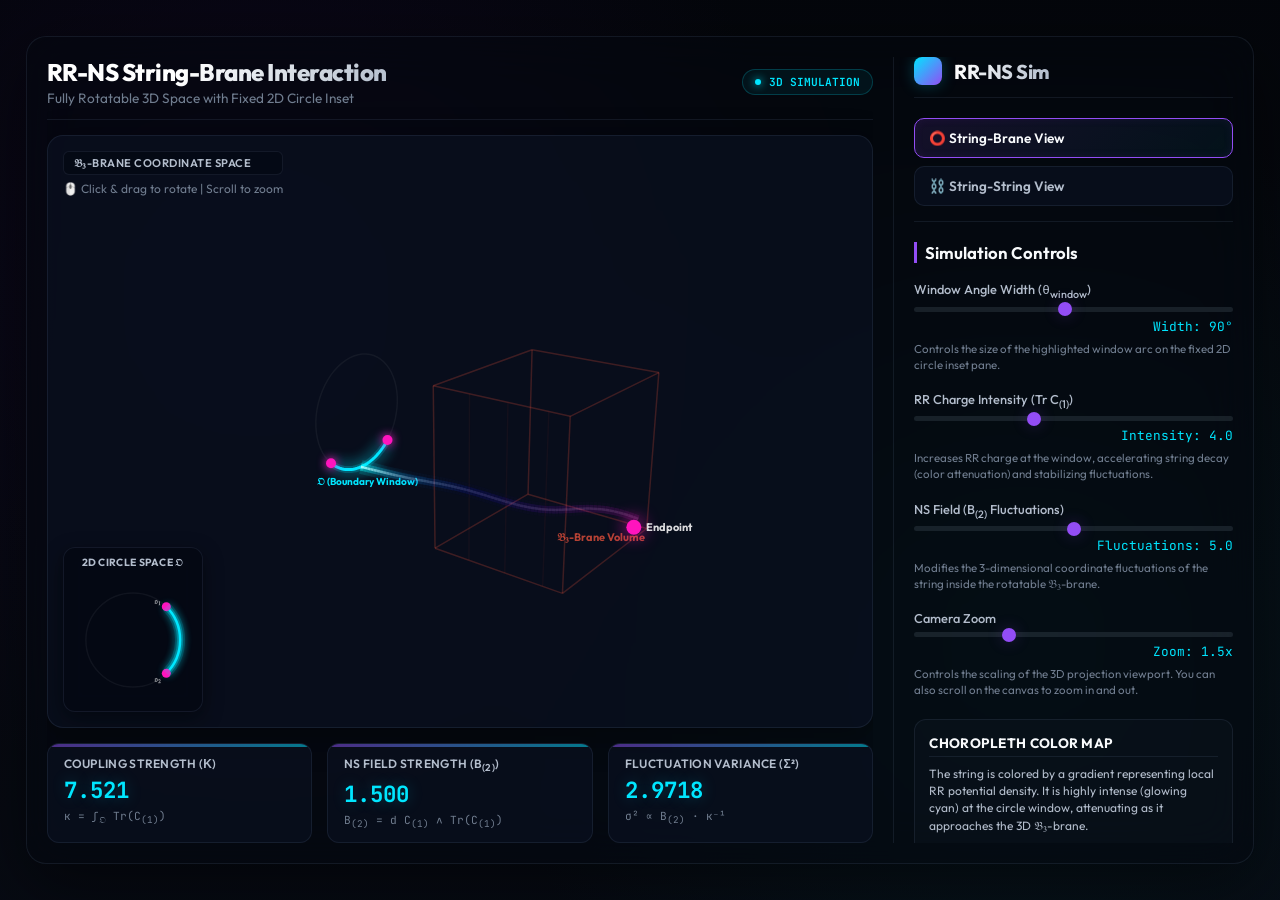
<file: RRNS/index.html>
<!DOCTYPE html>
<html lang="en">
<head>
    <meta charset="UTF-8">
    <meta name="viewport" content="width=device-width, initial-scale=1.0">
    <title>3D RR-NS String-Brane Interaction Visualizer</title>
    <meta name="description" content="An interactive 3D simulation of a string terminating inside a rotatable 3-brane, with a fixed 2D picture-in-picture circle inset showing window charge concentration.">
    <!-- Google Fonts -->
    <link rel="preconnect" href="https://fonts.googleapis.com">
    <link rel="preconnect" href="https://fonts.gstatic.com" crossorigin>
    <link href="https://fonts.googleapis.com/css2?family=Outfit:wght@300;400;500;600;700;800&family=JetBrains+Mono:wght@400;500&display=swap" rel="stylesheet">
    <link rel="stylesheet" href="style.css">
</head>
<body>
    <div class="glass-bg"></div>
    <div class="app-container">
        <!-- Main Panel with Canvas -->
        <main class="viewport">
            <header class="app-header">
                <div class="header-text">
                    <h1>RR-NS String-Brane Interaction</h1>
                    <p class="subtitle">Fully Rotatable 3D Space with Fixed 2D Circle Inset</p>
                </div>
                <div class="app-badge">
                    <span class="badge-dot"></span>
                    <span class="badge-text">3D Simulation</span>
                </div>
            </header>
            
            <div class="canvas-container">
                <canvas id="canvas-3d"></canvas>
                
                <div class="canvas-overlay">
                    <span class="overlay-tag">𝔅₃-Brane Coordinate Space</span>
                    <span class="overlay-tip">🖱️ Click &amp; drag to rotate | Scroll to zoom</span>
                </div>
                
                <!-- Fixed 2D Circle Inset Overlay -->
                <div class="inset-pane">
                    <span class="inset-tag">2D Circle Space 𝔒</span>
                    <canvas id="canvas-circle-inset"></canvas>
                </div>
            </div>

            <!-- Mathematical metrics readout -->
            <div class="math-readout-grid">
                <div class="readout-card">
                    <div class="math-label">Coupling Strength (κ)</div>
                    <div class="math-value" id="val-kappa">2.500</div>
                    <div class="math-formula">κ = ∫<sub>𝔒</sub> Tr(C<sub>(1)</sub>)</div>
                </div>
                <div class="readout-card">
                    <div class="math-label">NS Field Strength (B<sub>(2)</sub>)</div>
                    <div class="math-value" id="val-ns-field">1.500</div>
                    <div class="math-formula">B<sub>(2)</sub> = d C<sub>(1)</sub> ∧ Tr(C<sub>(1)</sub>)</div>
                </div>
                <div class="readout-card">
                    <div class="math-label">Fluctuation Variance (σ²)</div>
                    <div class="math-value" id="val-variance">0.024</div>
                    <div class="math-formula">σ² ∝ B<sub>(2)</sub> · κ⁻¹</div>
                </div>
            </div>
        </main>

        <!-- Sidebar Panel for Controls & Info -->
        <aside class="sidebar">
            <div class="brand">
                <div class="logo-icon"></div>
                <h2>RR-NS Sim</h2>
            </div>

            <!-- Mode Switcher Navigation -->
            <nav class="mode-selector">
                <a href="index.html" class="mode-btn active">⭕ String-Brane View</a>
                <a href="string_string.html" class="mode-btn">⛓️ String-String View</a>
            </nav>
            
            <div class="control-panel">
                <h3>Simulation Controls</h3>

                <div class="control-group">
                    <label for="slider-window-size">Window Angle Width (θ<sub>window</sub>)</label>
                    <input type="range" id="slider-window-size" min="10" max="180" value="90">
                    <div class="value-readout">Width: <span id="val-window-size">90</span>°</div>
                    <p class="slider-hint">Controls the size of the highlighted window arc on the fixed 2D circle inset pane.</p>
                </div>
                
                <div class="control-group">
                    <label for="slider-rr-charge">RR Charge Intensity (Tr C<sub>(1)</sub>)</label>
                    <input type="range" id="slider-rr-charge" min="5" max="100" value="40">
                    <div class="value-readout">Intensity: <span id="val-rr-raw">4.0</span></div>
                    <p class="slider-hint">Increases RR charge at the window, accelerating string decay (color attenuation) and stabilizing fluctuations.</p>
                </div>
                
                <div class="control-group">
                    <label for="slider-ns-field">NS Field (B<sub>(2)</sub> Fluctuations)</label>
                    <input type="range" id="slider-ns-field" min="0" max="100" value="50">
                    <div class="value-readout">Fluctuations: <span id="val-ns-raw">5.0</span></div>
                    <p class="slider-hint">Modifies the 3-dimensional coordinate fluctuations of the string inside the rotatable 𝔅₃-brane.</p>
                </div>

                <div class="control-group">
                    <label for="slider-zoom">Camera Zoom</label>
                    <input type="range" id="slider-zoom" min="5" max="40" value="15">
                    <div class="value-readout">Zoom: <span id="val-zoom">1.5</span>x</div>
                    <p class="slider-hint">Controls the scaling of the 3D projection viewport. You can also scroll on the canvas to zoom in and out.</p>
                </div>
            </div>

            <!-- Mathematical brief explaining the visualization -->
            <div class="theory-box">
                <h4>Choropleth Color Map</h4>
                <p>The string is colored by a gradient representing local RR potential density. It is highly intense (glowing cyan) at the circle window, attenuating as it approaches the 3D 𝔅₃-brane.</p>
                
                <h4>Endpoint Fluctuations</h4>
                <p>Consistent with $S_B[\Sigma] = \int B_{(2)}$, the string ends inside the 𝔅₃-brane volume, undergoing stochastic vibrations whose amplitude $\sigma^2$ is boosted by $B_{(2)}$ and stabilized by the coupling $\kappa$.</p>
            </div>
        </aside>
    </div>
    
    <script src="sim.js"></script>
</body>
</html>
</file>
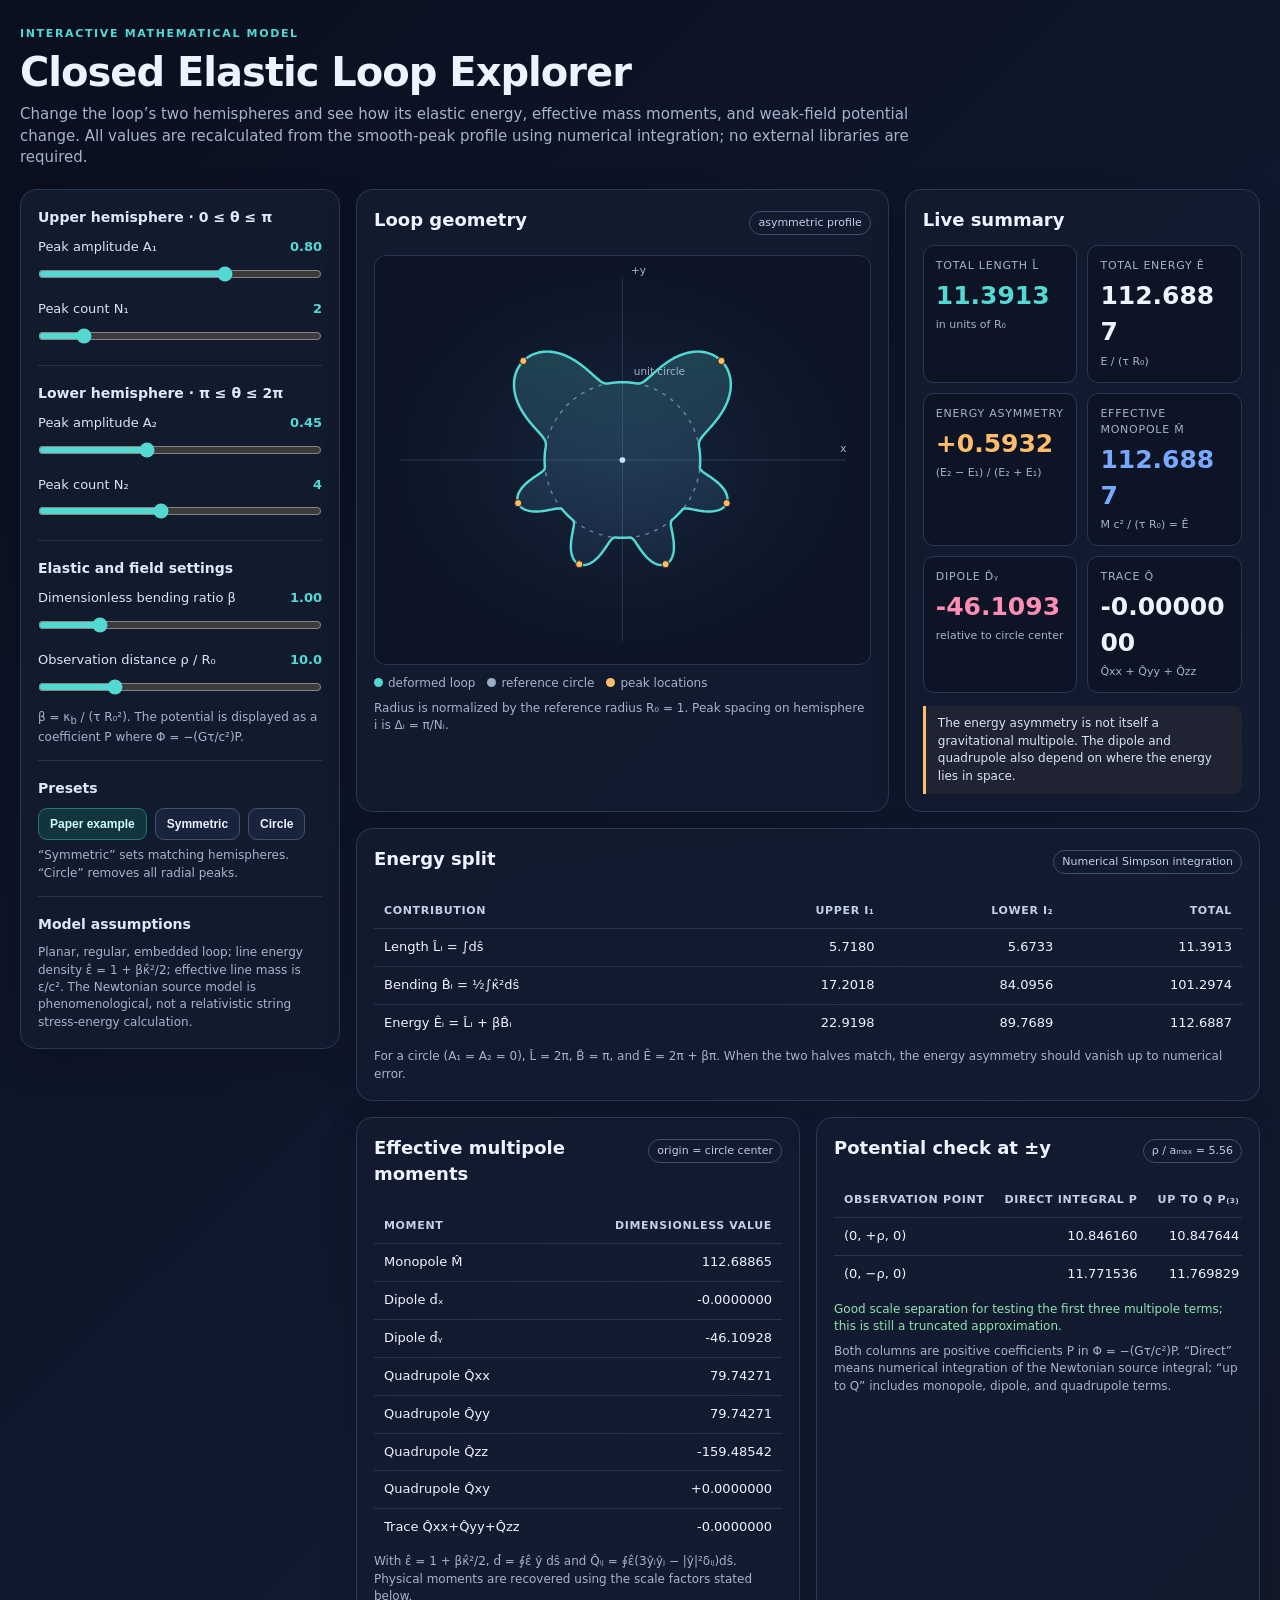
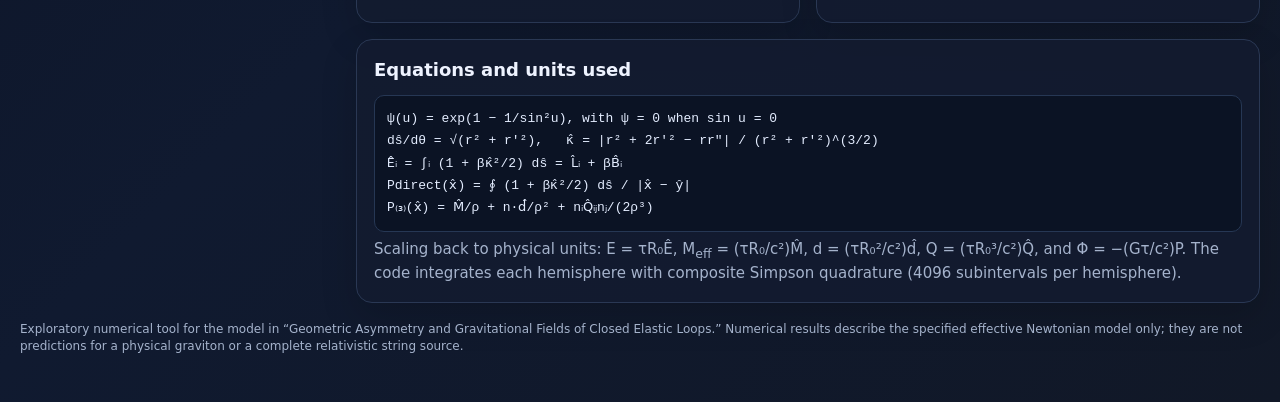
<file: loop_gravity_simulation.html>
<!doctype html>
<html lang="en">
<head>
<meta charset="utf-8">
<meta name="viewport" content="width=device-width, initial-scale=1">
<title>Closed Elastic Loop — Energy & Multipole Explorer</title>
<style>
  :root { color-scheme: dark; --bg:#0b1020; --panel:#131b2f; --panel2:#0f172a; --line:#2a3854; --ink:#eef3ff; --muted:#a5b3cc; --cyan:#53d8d2; --blue:#7aa8ff; --orange:#ffbd69; --pink:#ff8eb4; --good:#8fe2b1; }
  * { box-sizing:border-box }
  body { margin:0; background:linear-gradient(135deg,#0a0f1e,#101a30 60%,#111827); color:var(--ink); font:15px/1.45 system-ui,-apple-system,Segoe UI,Roboto,Arial,sans-serif; }
  .wrap { max-width:1320px; margin:0 auto; padding:26px 20px 46px; }
  header { margin:0 0 20px; }
  .eyebrow { color:var(--cyan); text-transform:uppercase; letter-spacing:.15em; font-size:11px; font-weight:800; }
  h1 { font-size:clamp(26px,4vw,40px); line-height:1.1; margin:8px 0 10px; letter-spacing:-.025em; }
  h2 { font-size:18px; margin:0 0 12px; }
  h3 { font-size:14px; margin:0 0 10px; color:#dfe8fb; }
  p { margin:7px 0 0; color:var(--muted); }
  .sub { max-width:900px; font-size:15px; }
  .layout { display:grid; grid-template-columns:320px minmax(0,1fr); gap:16px; align-items:start; }
  .panel { background:rgba(19,27,47,.94); border:1px solid var(--line); border-radius:16px; padding:17px; box-shadow:0 14px 36px rgba(0,0,0,.16); min-width:0; }
  .controls { display:flex; flex-direction:column; gap:17px; }
  .group { padding-bottom:14px; border-bottom:1px solid rgba(74,94,130,.38); }
  .group:last-child { padding-bottom:0; border-bottom:0; }
  .control { margin:11px 0 0; }
  .labelrow { display:flex; gap:10px; justify-content:space-between; align-items:baseline; font-size:13px; color:#dae5fa; }
  .value { color:var(--cyan); font-weight:750; font-variant-numeric:tabular-nums; }
  input[type=range] { width:100%; accent-color:var(--cyan); margin:9px 0 0; cursor:pointer; }
  select { background:#0b1325; border:1px solid #394969; border-radius:8px; color:var(--ink); padding:7px 9px; }
  .btnrow { display:flex; gap:8px; flex-wrap:wrap; }
  button { cursor:pointer; border:1px solid #405274; background:#18243b; color:var(--ink); border-radius:9px; padding:8px 11px; font-weight:650; font-size:12px; }
  button:hover { border-color:var(--cyan); background:#1b3045; }
  button.primary { background:#12343d; border-color:#28747a; color:#cffffa; }
  .main { display:grid; gap:16px; min-width:0; }
  .topgrid { display:grid; grid-template-columns:minmax(0,1.2fr) minmax(260px,.8fr); gap:16px; }
  .shapearea { display:grid; grid-template-columns:minmax(0,1fr); gap:10px; }
  #loopSvg { display:block; width:100%; height:auto; max-height:410px; background:radial-gradient(ellipse at center,#15233a,#0c1425 70%); border:1px solid #263754; border-radius:12px; }
  .legend { display:flex; flex-wrap:wrap; gap:12px; color:var(--muted); font-size:12px; }
  .dot { display:inline-block; width:9px; height:9px; border-radius:50%; margin-right:5px; }
  .metrics { display:grid; grid-template-columns:1fr 1fr; gap:10px; }
  .metric { background:#0c1426; border:1px solid #263754; border-radius:11px; padding:12px; min-width:0; }
  .metric .name { color:var(--muted); font-size:11px; text-transform:uppercase; letter-spacing:.07em; }
  .metric .num { font-size:clamp(18px,2.5vw,25px); font-weight:800; margin-top:4px; overflow-wrap:anywhere; font-variant-numeric:tabular-nums; }
  .metric .hint { color:var(--muted); font-size:11px; margin-top:3px; }
  .accent { color:var(--cyan); }
  .orange { color:var(--orange); }
  .blue { color:var(--blue); }
  .pink { color:var(--pink); }
  .tablewrap { overflow-x:auto; }
  table { width:100%; border-collapse:collapse; font-size:13px; font-variant-numeric:tabular-nums; }
  th,td { padding:9px 10px; border-bottom:1px solid rgba(74,94,130,.38); text-align:right; white-space:nowrap; }
  th { color:#c2d1ea; font-size:11px; text-transform:uppercase; letter-spacing:.06em; font-weight:750; }
  th:first-child, td:first-child { text-align:left; }
  tr:last-child td { border-bottom:0; }
  .sectionhead { display:flex; justify-content:space-between; gap:14px; align-items:baseline; margin-bottom:10px; }
  .pill { border:1px solid #36506e; color:#bcd0ed; border-radius:99px; padding:3px 8px; font-size:11px; white-space:nowrap; }
  .small { font-size:12px; }
  .formula { background:#0b1324; border:1px solid #263754; color:#e4edff; border-radius:10px; padding:12px; font:13px/1.7 ui-monospace,SFMono-Regular,Menlo,Consolas,monospace; overflow-x:auto; }
  .twocol { display:grid; grid-template-columns:1fr 1fr; gap:16px; }
  .note { border-left:3px solid var(--orange); padding:9px 12px; color:#d9e2f3; background:rgba(255,189,105,.06); border-radius:0 8px 8px 0; font-size:12px; }
  .status { font-size:12px; color:var(--muted); margin-top:8px; }
  .ok { color:var(--good); }
  .bad { color:var(--orange); }
  footer { color:var(--muted); font-size:12px; margin-top:18px; }
  @media(max-width:1000px) { .layout { grid-template-columns:1fr; } .controls { display:grid; grid-template-columns:repeat(2,minmax(0,1fr)); } .topgrid { grid-template-columns:1fr 1fr; } }
  @media(max-width:650px) { .wrap { padding:18px 12px 32px; } .controls,.topgrid,.twocol { grid-template-columns:1fr; } .metrics { grid-template-columns:1fr 1fr; } .panel { padding:13px; } }
</style>
</head>
<body>
<div class="wrap">
  <header>
    <div class="eyebrow">Interactive mathematical model</div>
    <h1>Closed Elastic Loop Explorer</h1>
    <p class="sub">Change the loop’s two hemispheres and see how its elastic energy, effective mass moments, and weak-field potential change. All values are recalculated from the smooth-peak profile using numerical integration; no external libraries are required.</p>
  </header>

  <div class="layout">
    <aside class="panel controls" aria-label="Simulation controls">
      <div class="group">
        <h3>Upper hemisphere · 0 ≤ θ ≤ π</h3>
        <div class="control"><div class="labelrow"><label for="A1">Peak amplitude A₁</label><span class="value" id="A1v">0.80</span></div><input id="A1" type="range" min="0" max="1.2" step="0.05" value="0.8"></div>
        <div class="control"><div class="labelrow"><label for="N1">Peak count N₁</label><span class="value" id="N1v">2</span></div><input id="N1" type="range" min="1" max="8" step="1" value="2"></div>
      </div>
      <div class="group">
        <h3>Lower hemisphere · π ≤ θ ≤ 2π</h3>
        <div class="control"><div class="labelrow"><label for="A2">Peak amplitude A₂</label><span class="value" id="A2v">0.45</span></div><input id="A2" type="range" min="0" max="1.2" step="0.05" value="0.45"></div>
        <div class="control"><div class="labelrow"><label for="N2">Peak count N₂</label><span class="value" id="N2v">4</span></div><input id="N2" type="range" min="1" max="8" step="1" value="4"></div>
      </div>
      <div class="group">
        <h3>Elastic and field settings</h3>
        <div class="control"><div class="labelrow"><label for="beta">Dimensionless bending ratio β</label><span class="value" id="betav">1.00</span></div><input id="beta" type="range" min="0" max="5" step="0.1" value="1"></div>
        <div class="control"><div class="labelrow"><label for="rho">Observation distance ρ / R₀</label><span class="value" id="rhov">10.0</span></div><input id="rho" type="range" min="3" max="30" step="0.5" value="10"></div>
        <p class="small">β = κ<sub>b</sub> / (τ R₀²). The potential is displayed as a coefficient P where Φ = −(Gτ/c²)P.</p>
      </div>
      <div class="group">
        <h3>Presets</h3>
        <div class="btnrow"><button class="primary" id="exampleBtn">Paper example</button><button id="symBtn">Symmetric</button><button id="circleBtn">Circle</button></div>
        <p class="small">“Symmetric” sets matching hemispheres. “Circle” removes all radial peaks.</p>
      </div>
      <div class="group">
        <h3>Model assumptions</h3>
        <p class="small">Planar, regular, embedded loop; line energy density ε̂ = 1 + βκ̂²/2; effective line mass is ε/c². The Newtonian source model is phenomenological, not a relativistic string stress-energy calculation.</p>
      </div>
    </aside>

    <main class="main">
      <div class="topgrid">
        <section class="panel">
          <div class="sectionhead"><h2>Loop geometry</h2><span class="pill" id="shapeTag">A₁ ≠ A₂ · N₁ ≠ N₂</span></div>
          <div class="shapearea">
            <svg id="loopSvg" viewBox="0 0 520 430" role="img" aria-label="Planar closed loop compared with the unit circle">
              <defs><linearGradient id="loopFill" x1="0" y1="0" x2="0" y2="1"><stop offset="0%" stop-color="#53d8d2" stop-opacity=".22"/><stop offset="100%" stop-color="#7aa8ff" stop-opacity=".08"/></linearGradient></defs>
              <g id="axisLayer"></g><circle cx="260" cy="215" r="82" fill="none" stroke="#9aabc5" stroke-opacity=".65" stroke-dasharray="4 6" stroke-width="1.5"/><path id="loopFillPath" fill="url(#loopFill)" stroke="none"/><path id="loopPath" fill="none" stroke="#53d8d2" stroke-width="2.6" stroke-linejoin="round"/><g id="peakLayer"></g>
              <text x="272" y="125" fill="#a5b3cc" font-size="11">unit circle</text><text x="496" y="207" fill="#a5b3cc" font-size="11" text-anchor="end">x</text><text x="269" y="19" fill="#a5b3cc" font-size="11">+y</text>
            </svg>
            <div class="legend"><span><i class="dot" style="background:#53d8d2"></i>deformed loop</span><span><i class="dot" style="background:#9aabc5"></i>reference circle</span><span><i class="dot" style="background:#ffbd69"></i>peak locations</span></div>
          </div>
          <p class="small">Radius is normalized by the reference radius R₀ = 1. Peak spacing on hemisphere i is Δᵢ = π/Nᵢ.</p>
        </section>
        <section class="panel">
          <h2>Live summary</h2>
          <div class="metrics">
            <div class="metric"><div class="name">Total length L̂</div><div class="num accent" id="totalL">—</div><div class="hint">in units of R₀</div></div>
            <div class="metric"><div class="name">Total energy Ê</div><div class="num" id="totalE">—</div><div class="hint">E / (τ R₀)</div></div>
            <div class="metric"><div class="name">Energy asymmetry</div><div class="num orange" id="asym">—</div><div class="hint">(E₂ − E₁) / (E₂ + E₁)</div></div>
            <div class="metric"><div class="name">Effective monopole M̂</div><div class="num blue" id="monopole">—</div><div class="hint">M c² / (τ R₀) = Ê</div></div>
            <div class="metric"><div class="name">Dipole d̂ᵧ</div><div class="num pink" id="dipole">—</div><div class="hint">relative to circle center</div></div>
            <div class="metric"><div class="name">Trace Q̂</div><div class="num" id="trace">—</div><div class="hint">Q̂xx + Q̂yy + Q̂zz</div></div>
          </div>
          <div class="note" style="margin-top:13px">The energy asymmetry is not itself a gravitational multipole. The dipole and quadrupole also depend on where the energy lies in space.</div>
        </section>
      </div>

      <section class="panel">
        <div class="sectionhead"><h2>Energy split</h2><span class="pill">Numerical Simpson integration</span></div>
        <div class="tablewrap"><table>
          <thead><tr><th>Contribution</th><th>Upper I₁</th><th>Lower I₂</th><th>Total</th></tr></thead>
          <tbody>
            <tr><td>Length L̂ᵢ = ∫dŝ</td><td id="L1">—</td><td id="L2">—</td><td id="Lt">—</td></tr>
            <tr><td>Bending B̂ᵢ = ½∫κ̂²dŝ</td><td id="B1">—</td><td id="B2">—</td><td id="Bt">—</td></tr>
            <tr><td>Energy Êᵢ = L̂ᵢ + βB̂ᵢ</td><td id="E1">—</td><td id="E2">—</td><td id="Et">—</td></tr>
          </tbody>
        </table></div>
        <p class="small">For a circle (A₁ = A₂ = 0), L̂ = 2π, B̂ = π, and Ê = 2π + βπ. When the two halves match, the energy asymmetry should vanish up to numerical error.</p>
      </section>

      <div class="twocol">
        <section class="panel">
          <div class="sectionhead"><h2>Effective multipole moments</h2><span class="pill">origin = circle center</span></div>
          <div class="tablewrap"><table>
            <thead><tr><th>Moment</th><th>Dimensionless value</th></tr></thead>
            <tbody>
              <tr><td>Monopole M̂</td><td id="mM">—</td></tr>
              <tr><td>Dipole d̂ₓ</td><td id="mdx">—</td></tr>
              <tr><td>Dipole d̂ᵧ</td><td id="mdy">—</td></tr>
              <tr><td>Quadrupole Q̂xx</td><td id="qxx">—</td></tr>
              <tr><td>Quadrupole Q̂yy</td><td id="qyy">—</td></tr>
              <tr><td>Quadrupole Q̂zz</td><td id="qzz">—</td></tr>
              <tr><td>Quadrupole Q̂xy</td><td id="qxy">—</td></tr>
              <tr><td>Trace Q̂xx+Q̂yy+Q̂zz</td><td id="qtrace">—</td></tr>
            </tbody>
          </table></div>
          <p class="small">With ε̂ = 1 + βκ̂²/2, d̂ = ∮ε̂ ŷ dŝ and Q̂ᵢⱼ = ∮ε̂(3ŷᵢŷⱼ − |ŷ|²δᵢⱼ)dŝ. Physical moments are recovered using the scale factors stated below.</p>
        </section>
        <section class="panel">
          <div class="sectionhead"><h2>Potential check at ±y</h2><span class="pill" id="farTag">ρ / aₘₐₓ = —</span></div>
          <div class="tablewrap"><table>
            <thead><tr><th>Observation point</th><th>Direct integral P</th><th>Up to Q P₍₃₎</th><th>Relative error</th></tr></thead>
            <tbody>
              <tr><td>(0, +ρ, 0)</td><td id="pplus">—</td><td id="mplus">—</td><td id="errplus">—</td></tr>
              <tr><td>(0, −ρ, 0)</td><td id="pminus">—</td><td id="mminus">—</td><td id="errminus">—</td></tr>
            </tbody>
          </table></div>
          <div id="fieldHint" class="status"></div>
          <p class="small">Both columns are positive coefficients P in Φ = −(Gτ/c²)P. “Direct” means numerical integration of the Newtonian source integral; “up to Q” includes monopole, dipole, and quadrupole terms.</p>
        </section>
      </div>

      <section class="panel">
        <h2>Equations and units used</h2>
        <div class="formula">
          ψ(u) = exp(1 − 1/sin²u), with ψ = 0 when sin u = 0<br>
          dŝ/dθ = √(r² + r′²), &nbsp; κ̂ = |r² + 2r′² − rr″| / (r² + r′²)^(3/2)<br>
          Êᵢ = ∫ᵢ (1 + βκ̂²/2) dŝ = L̂ᵢ + βB̂ᵢ<br>
          Pdirect(x̂) = ∮ (1 + βκ̂²/2) dŝ / |x̂ − ŷ|<br>
          P₍₃₎(x̂) = M̂/ρ + n·d̂/ρ² + nᵢQ̂ᵢⱼnⱼ/(2ρ³)
        </div>
        <p>Scaling back to physical units: E = τR₀Ê, M<sub>eff</sub> = (τR₀/c²)M̂, d = (τR₀²/c²)d̂, Q = (τR₀³/c²)Q̂, and Φ = −(Gτ/c²)P. The code integrates each hemisphere with composite Simpson quadrature (4096 subintervals per hemisphere).</p>
      </section>
    </main>
  </div>
  <footer>Exploratory numerical tool for the model in “Geometric Asymmetry and Gravitational Fields of Closed Elastic Loops.” Numerical results describe the specified effective Newtonian model only; they are not predictions for a physical graviton or a complete relativistic string source.</footer>
</div>
<script>
(() => {
  'use strict';
  const el = id => document.getElementById(id);
  const NN = 4096; // Simpson intervals per hemisphere; even by construction.
  const PI = Math.PI;
  const fmt = (x, d=4) => Number.isFinite(x) ? x.toFixed(d) : '—';
  const fmtSigned = (x,d=4) => Number.isFinite(x) ? (x>0?'+':'')+x.toFixed(d) : '—';

  // Smooth bump and its analytic first/second derivatives.
  // ψ = exp(1 - csc²u), (log ψ)' = 2 cos(u)/sin³(u).
  function bump(u) {
    const s = Math.sin(u), c = Math.cos(u);
    if (Math.abs(s) < 1e-8) return [0,0,0];
    const s2 = s*s;
    const f = Math.exp(1 - 1/s2);
    if (f === 0) return [0,0,0];
    const l1 = 2*c/(s*s2);
    const l2 = -2/s2 - 6*c*c/(s2*s2);
    return [f, f*l1, f*(l1*l1+l2)];
  }

  function sample(theta, A1, N1, A2, N2) {
    let A, N, u;
    if (theta <= PI) { A=A1; N=N1; u=N1*theta; }
    else { A=A2; N=N2; u=N2*(theta-PI); }
    const [f,fu,fuu] = bump(u);
    const r = 1 + A*f;
    const rp = A*N*fu;
    const rpp = A*N*N*fuu;
    const ds = Math.sqrt(r*r + rp*rp);
    const numer = Math.abs(r*r + 2*rp*rp - r*rpp);
    const kappa = numer / Math.pow(r*r + rp*rp, 1.5);
    return {theta,r,rp,rpp,ds,kappa,x:r*Math.cos(theta),y:r*Math.sin(theta)};
  }

  function integrateHemisphere(start, end, A, N, beta, rho, upper, A1,N1,A2,N2) {
    const h=(end-start)/NN;
    const sums={L:0,B:0,E:0,M:0,dx:0,dy:0,qxx:0,qyy:0,qzz:0,qxy:0,pplus:0,pminus:0};
    let maxR=1;
    for(let j=0;j<=NN;j++) {
      const theta=start+h*j;
      const s=sample(theta,A1,N1,A2,N2);
      maxR=Math.max(maxR,s.r);
      const w = (j===0 || j===NN) ? 1 : (j%2===1 ? 4 : 2);
      const dens=1+0.5*beta*s.kappa*s.kappa;
      const ds=s.ds;
      const base=ds*w;
      const energy=dens*base;
      const rr=s.x*s.x+s.y*s.y;
      const distPlus=Math.sqrt(s.x*s.x+(s.y-rho)*(s.y-rho));
      const distMinus=Math.sqrt(s.x*s.x+(s.y+rho)*(s.y+rho));
      sums.L += base;
      sums.B += 0.5*s.kappa*s.kappa*base;
      sums.E += energy;
      sums.M += energy;
      sums.dx += energy*s.x;
      sums.dy += energy*s.y;
      sums.qxx += energy*(3*s.x*s.x-rr);
      sums.qyy += energy*(3*s.y*s.y-rr);
      sums.qzz += energy*(-rr);
      sums.qxy += energy*(3*s.x*s.y);
      sums.pplus += energy/distPlus;
      sums.pminus += energy/distMinus;
    }
    const factor=h/3;
    Object.keys(sums).forEach(k=>sums[k]*=factor);
    return {...sums,maxR};
  }

  function calculate(p) {
    const top=integrateHemisphere(0,PI,p.A1,p.N1,p.beta,p.rho,true,p.A1,p.N1,p.A2,p.N2);
    const bot=integrateHemisphere(PI,2*PI,p.A2,p.N2,p.beta,p.rho,false,p.A1,p.N1,p.A2,p.N2);
    const keys=['L','B','E','M','dx','dy','qxx','qyy','qzz','qxy','pplus','pminus'];
    const total={}; keys.forEach(k=>total[k]=top[k]+bot[k]);
    const asym=(bot.E-top.E)/(top.E+bot.E);
    const rho=p.rho;
    const qPlus=total.M/rho+total.dy/(rho*rho)+total.qyy/(2*rho*rho*rho);
    const qMinus=total.M/rho-total.dy/(rho*rho)+total.qyy/(2*rho*rho*rho);
    const errPlus=Math.abs(qPlus-total.pplus)/Math.abs(total.pplus)*100;
    const errMinus=Math.abs(qMinus-total.pminus)/Math.abs(total.pminus)*100;
    return {top,bot,total,asym,qPlus,qMinus,errPlus,errMinus,maxR:Math.max(top.maxR,bot.maxR)};
  }

  function setText(id, text) { el(id).textContent=text; }
  function drawLoop(p) {
    const cx=260, cy=215, scale=82;
    let coords=[];
    const samples=1200;
    for(let i=0;i<=samples;i++) {
      const theta=2*PI*i/samples;
      const s=sample(theta,p.A1,p.N1,p.A2,p.N2);
      coords.push([cx+scale*s.x,cy-scale*s.y]);
    }
    const d=coords.map((pt,i)=>(i===0?'M':'L')+pt[0].toFixed(2)+','+pt[1].toFixed(2)).join(' ')+' Z';
    el('loopPath').setAttribute('d',d);
    el('loopFillPath').setAttribute('d',d);
    let axes='';
    axes += `<line x1="25" y1="215" x2="495" y2="215" stroke="#536580" stroke-opacity=".45"/>`;
    axes += `<line x1="260" y1="24" x2="260" y2="406" stroke="#536580" stroke-opacity=".45"/>`;
    axes += `<circle cx="260" cy="215" r="3" fill="#dce7fa"/>`;
    el('axisLayer').innerHTML=axes;
    let peaks='';
    for(let k=0;k<p.N1;k++) {
      const theta=(PI/2+k*PI)/p.N1;
      const rr=1+p.A1;
      const x=cx+scale*rr*Math.cos(theta), y=cy-scale*rr*Math.sin(theta);
      peaks+=`<circle cx="${x}" cy="${y}" r="3.8" fill="#ffbd69" stroke="#201a13" stroke-width="1"/>`;
    }
    for(let k=0;k<p.N2;k++) {
      const theta=PI+(PI/2+k*PI)/p.N2;
      const rr=1+p.A2;
      const x=cx+scale*rr*Math.cos(theta), y=cy-scale*rr*Math.sin(theta);
      peaks+=`<circle cx="${x}" cy="${y}" r="3.8" fill="#ffbd69" stroke="#201a13" stroke-width="1"/>`;
    }
    el('peakLayer').innerHTML=peaks;
    const matching=Math.abs(p.A1-p.A2)<1e-10&&p.N1===p.N2;
    const circle=p.A1===0&&p.A2===0;
    setText('shapeTag',circle?'reference circle':matching?'matching hemispheres':'asymmetric profile');
  }

  function render() {
    const p={A1:+el('A1').value,N1:+el('N1').value,A2:+el('A2').value,N2:+el('N2').value,beta:+el('beta').value,rho:+el('rho').value};
    setText('A1v',fmt(p.A1,2)); setText('N1v',p.N1);
    setText('A2v',fmt(p.A2,2)); setText('N2v',p.N2);
    setText('betav',fmt(p.beta,2)); setText('rhov',fmt(p.rho,1));
    drawLoop(p);
    const c=calculate(p), t=c.total, u=c.top, l=c.bot;
    setText('totalL',fmt(t.L,4)); setText('totalE',fmt(t.E,4));
    setText('asym',fmtSigned(c.asym,4)); setText('monopole',fmt(t.M,4)); setText('dipole',fmtSigned(t.dy,4));
    setText('trace',fmt(t.qxx+t.qyy+t.qzz,7));
    [['L1',u.L],['L2',l.L],['Lt',t.L],['B1',u.B],['B2',l.B],['Bt',t.B],['E1',u.E],['E2',l.E],['Et',t.E]].forEach(([id,v])=>setText(id,fmt(v,4)));
    setText('mM',fmt(t.M,5)); setText('mdx',fmtSigned(t.dx,7)); setText('mdy',fmtSigned(t.dy,5));
    setText('qxx',fmt(t.qxx,5)); setText('qyy',fmt(t.qyy,5)); setText('qzz',fmt(t.qzz,5)); setText('qxy',fmtSigned(t.qxy,7)); setText('qtrace',fmt(t.qxx+t.qyy+t.qzz,7));
    setText('pplus',fmt(t.pplus,6)); setText('mplus',fmt(c.qPlus,6)); setText('errplus',fmt(c.errPlus,3)+'%');
    setText('pminus',fmt(t.pminus,6)); setText('mminus',fmt(c.qMinus,6)); setText('errminus',fmt(c.errMinus,3)+'%');
    const ratio=p.rho/c.maxR;
    setText('farTag',`ρ / aₘₐₓ = ${fmt(ratio,2)}`);
    let hint='';
    if(ratio<2) hint='Observation radius is outside the loop, but not especially far away; higher multipoles may matter.';
    else if(ratio<4) hint='Moderate far-field separation. Compare the errors before relying on the truncated expansion.';
    else hint='Good scale separation for testing the first three multipole terms; this is still a truncated approximation.';
    el('fieldHint').textContent=hint;
    el('fieldHint').className='status '+(ratio>=4?'ok':'bad');
  }

  function preset(vals) {
    for (const [id,v] of Object.entries(vals)) el(id).value=String(v);
    render();
  }
  el('exampleBtn').addEventListener('click',()=>preset({A1:.8,N1:2,A2:.45,N2:4,beta:1,rho:10}));
  el('symBtn').addEventListener('click',()=>preset({A1:.8,N1:2,A2:.8,N2:2,beta:1,rho:10}));
  el('circleBtn').addEventListener('click',()=>preset({A1:0,N1:2,A2:0,N2:2,beta:1,rho:10}));
  ['A1','N1','A2','N2','beta','rho'].forEach(id=>el(id).addEventListener('input',render));
  render();
})();
</script>
</body>
</html>
</file>
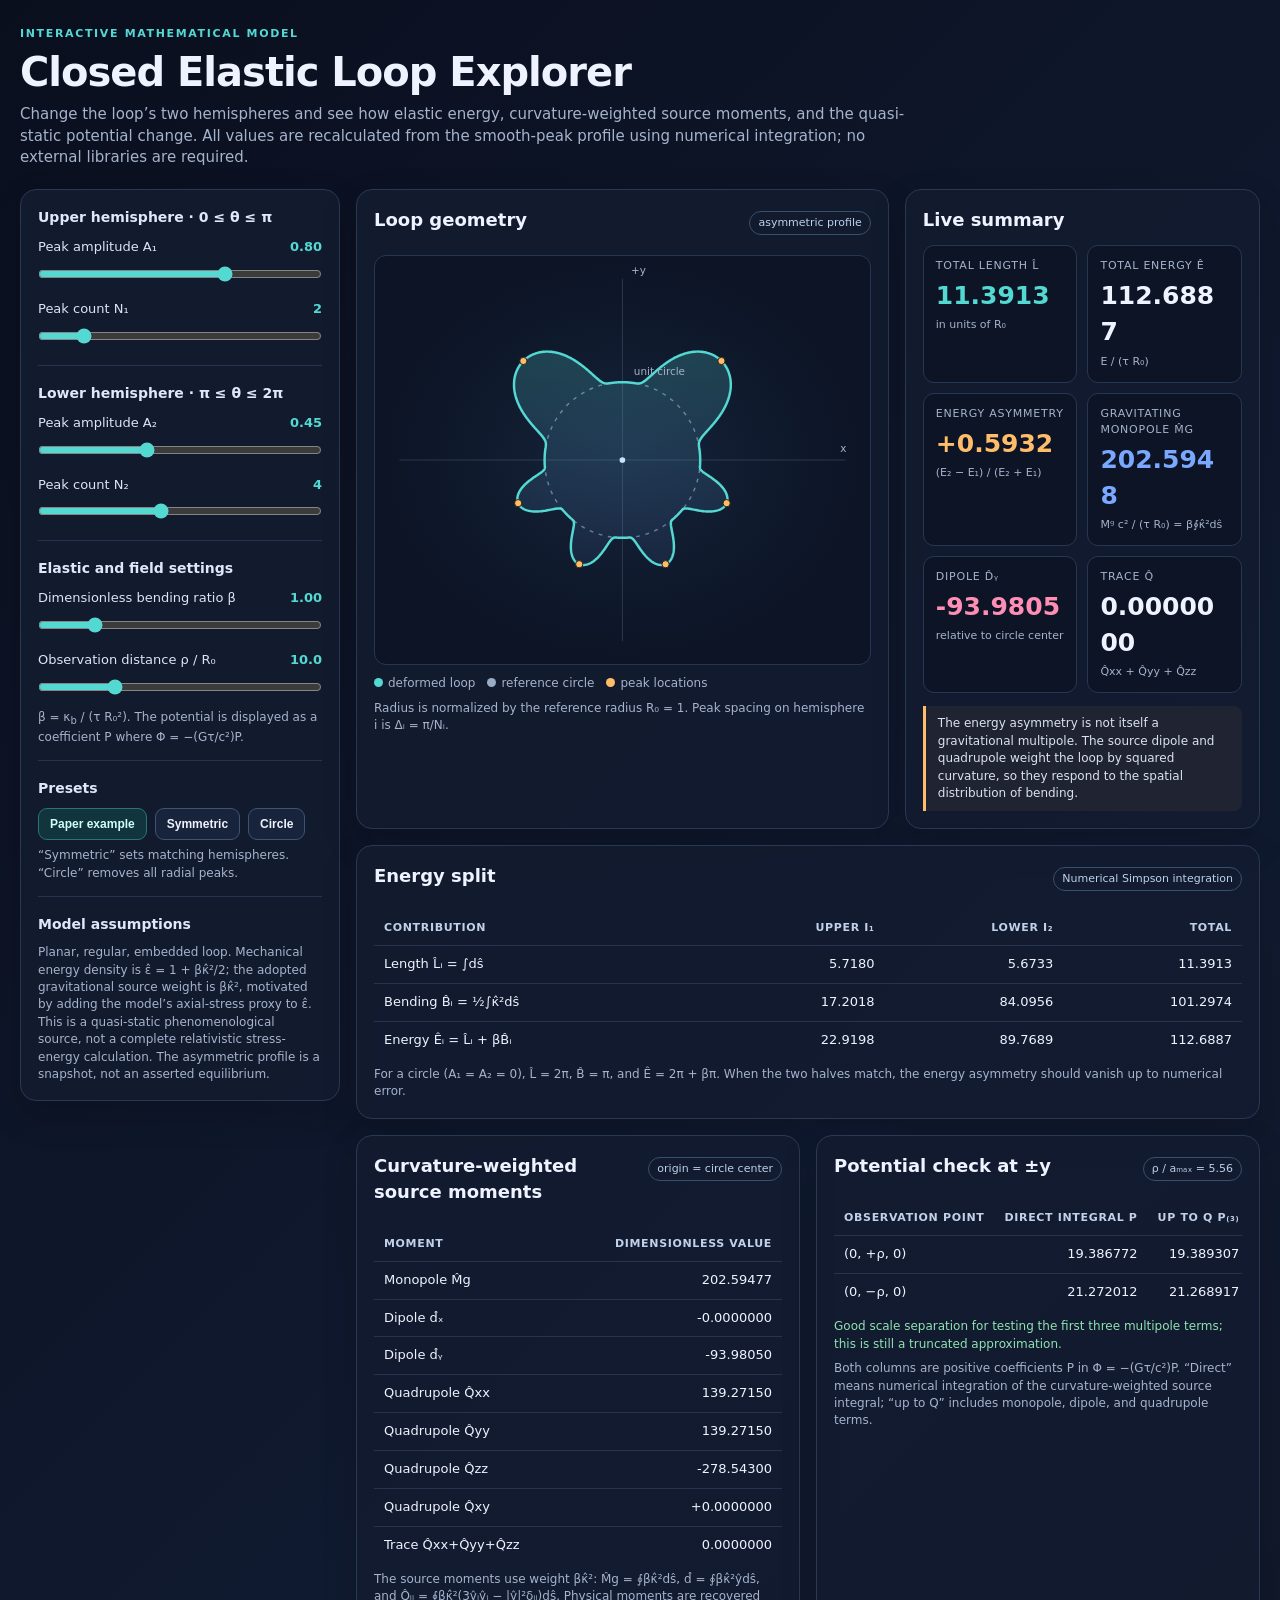
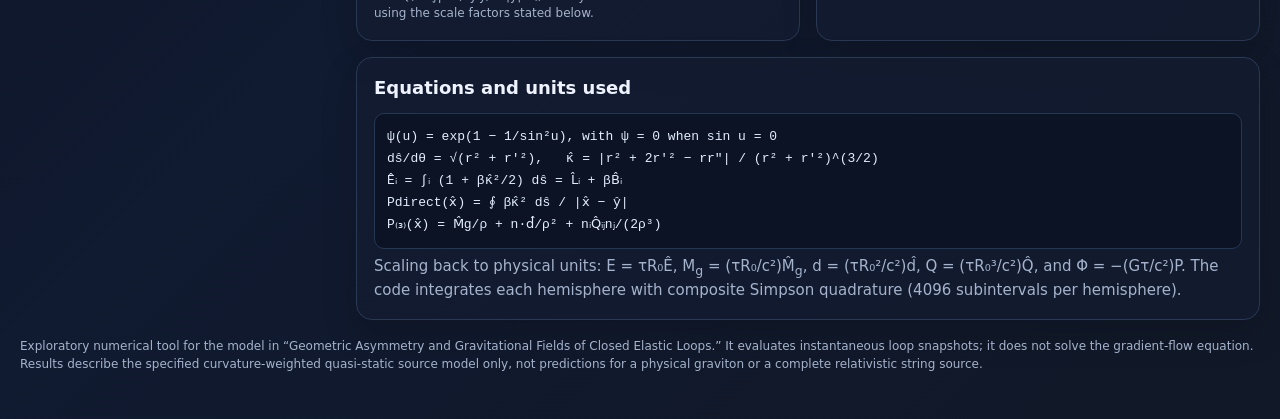
<file: loop_gravity_simulation_stress_corrected.html>
<!doctype html>
<html lang="en">
<head>
<meta charset="utf-8">
<meta name="viewport" content="width=device-width, initial-scale=1">
<title>Closed Elastic Loop — Energy & Multipole Explorer</title>
<style>
  :root { color-scheme: dark; --bg:#0b1020; --panel:#131b2f; --panel2:#0f172a; --line:#2a3854; --ink:#eef3ff; --muted:#a5b3cc; --cyan:#53d8d2; --blue:#7aa8ff; --orange:#ffbd69; --pink:#ff8eb4; --good:#8fe2b1; }
  * { box-sizing:border-box }
  body { margin:0; background:linear-gradient(135deg,#0a0f1e,#101a30 60%,#111827); color:var(--ink); font:15px/1.45 system-ui,-apple-system,Segoe UI,Roboto,Arial,sans-serif; }
  .wrap { max-width:1320px; margin:0 auto; padding:26px 20px 46px; }
  header { margin:0 0 20px; }
  .eyebrow { color:var(--cyan); text-transform:uppercase; letter-spacing:.15em; font-size:11px; font-weight:800; }
  h1 { font-size:clamp(26px,4vw,40px); line-height:1.1; margin:8px 0 10px; letter-spacing:-.025em; }
  h2 { font-size:18px; margin:0 0 12px; }
  h3 { font-size:14px; margin:0 0 10px; color:#dfe8fb; }
  p { margin:7px 0 0; color:var(--muted); }
  .sub { max-width:900px; font-size:15px; }
  .layout { display:grid; grid-template-columns:320px minmax(0,1fr); gap:16px; align-items:start; }
  .panel { background:rgba(19,27,47,.94); border:1px solid var(--line); border-radius:16px; padding:17px; box-shadow:0 14px 36px rgba(0,0,0,.16); min-width:0; }
  .controls { display:flex; flex-direction:column; gap:17px; }
  .group { padding-bottom:14px; border-bottom:1px solid rgba(74,94,130,.38); }
  .group:last-child { padding-bottom:0; border-bottom:0; }
  .control { margin:11px 0 0; }
  .labelrow { display:flex; gap:10px; justify-content:space-between; align-items:baseline; font-size:13px; color:#dae5fa; }
  .value { color:var(--cyan); font-weight:750; font-variant-numeric:tabular-nums; }
  input[type=range] { width:100%; accent-color:var(--cyan); margin:9px 0 0; cursor:pointer; }
  select { background:#0b1325; border:1px solid #394969; border-radius:8px; color:var(--ink); padding:7px 9px; }
  .btnrow { display:flex; gap:8px; flex-wrap:wrap; }
  button { cursor:pointer; border:1px solid #405274; background:#18243b; color:var(--ink); border-radius:9px; padding:8px 11px; font-weight:650; font-size:12px; }
  button:hover { border-color:var(--cyan); background:#1b3045; }
  button.primary { background:#12343d; border-color:#28747a; color:#cffffa; }
  .main { display:grid; gap:16px; min-width:0; }
  .topgrid { display:grid; grid-template-columns:minmax(0,1.2fr) minmax(260px,.8fr); gap:16px; }
  .shapearea { display:grid; grid-template-columns:minmax(0,1fr); gap:10px; }
  #loopSvg { display:block; width:100%; height:auto; max-height:410px; background:radial-gradient(ellipse at center,#15233a,#0c1425 70%); border:1px solid #263754; border-radius:12px; }
  .legend { display:flex; flex-wrap:wrap; gap:12px; color:var(--muted); font-size:12px; }
  .dot { display:inline-block; width:9px; height:9px; border-radius:50%; margin-right:5px; }
  .metrics { display:grid; grid-template-columns:1fr 1fr; gap:10px; }
  .metric { background:#0c1426; border:1px solid #263754; border-radius:11px; padding:12px; min-width:0; }
  .metric .name { color:var(--muted); font-size:11px; text-transform:uppercase; letter-spacing:.07em; }
  .metric .num { font-size:clamp(18px,2.5vw,25px); font-weight:800; margin-top:4px; overflow-wrap:anywhere; font-variant-numeric:tabular-nums; }
  .metric .hint { color:var(--muted); font-size:11px; margin-top:3px; }
  .accent { color:var(--cyan); }
  .orange { color:var(--orange); }
  .blue { color:var(--blue); }
  .pink { color:var(--pink); }
  .tablewrap { overflow-x:auto; }
  table { width:100%; border-collapse:collapse; font-size:13px; font-variant-numeric:tabular-nums; }
  th,td { padding:9px 10px; border-bottom:1px solid rgba(74,94,130,.38); text-align:right; white-space:nowrap; }
  th { color:#c2d1ea; font-size:11px; text-transform:uppercase; letter-spacing:.06em; font-weight:750; }
  th:first-child, td:first-child { text-align:left; }
  tr:last-child td { border-bottom:0; }
  .sectionhead { display:flex; justify-content:space-between; gap:14px; align-items:baseline; margin-bottom:10px; }
  .pill { border:1px solid #36506e; color:#bcd0ed; border-radius:99px; padding:3px 8px; font-size:11px; white-space:nowrap; }
  .small { font-size:12px; }
  .formula { background:#0b1324; border:1px solid #263754; color:#e4edff; border-radius:10px; padding:12px; font:13px/1.7 ui-monospace,SFMono-Regular,Menlo,Consolas,monospace; overflow-x:auto; }
  .twocol { display:grid; grid-template-columns:1fr 1fr; gap:16px; }
  .note { border-left:3px solid var(--orange); padding:9px 12px; color:#d9e2f3; background:rgba(255,189,105,.06); border-radius:0 8px 8px 0; font-size:12px; }
  .status { font-size:12px; color:var(--muted); margin-top:8px; }
  .ok { color:var(--good); }
  .bad { color:var(--orange); }
  footer { color:var(--muted); font-size:12px; margin-top:18px; }
  @media(max-width:1000px) { .layout { grid-template-columns:1fr; } .controls { display:grid; grid-template-columns:repeat(2,minmax(0,1fr)); } .topgrid { grid-template-columns:1fr 1fr; } }
  @media(max-width:650px) { .wrap { padding:18px 12px 32px; } .controls,.topgrid,.twocol { grid-template-columns:1fr; } .metrics { grid-template-columns:1fr 1fr; } .panel { padding:13px; } }
</style>
</head>
<body>
<div class="wrap">
  <header>
    <div class="eyebrow">Interactive mathematical model</div>
    <h1>Closed Elastic Loop Explorer</h1>
    <p class="sub">Change the loop’s two hemispheres and see how elastic energy, curvature-weighted source moments, and the quasi-static potential change. All values are recalculated from the smooth-peak profile using numerical integration; no external libraries are required.</p>
  </header>

  <div class="layout">
    <aside class="panel controls" aria-label="Simulation controls">
      <div class="group">
        <h3>Upper hemisphere · 0 ≤ θ ≤ π</h3>
        <div class="control"><div class="labelrow"><label for="A1">Peak amplitude A₁</label><span class="value" id="A1v">0.80</span></div><input id="A1" type="range" min="0" max="1.2" step="0.05" value="0.8"></div>
        <div class="control"><div class="labelrow"><label for="N1">Peak count N₁</label><span class="value" id="N1v">2</span></div><input id="N1" type="range" min="1" max="8" step="1" value="2"></div>
      </div>
      <div class="group">
        <h3>Lower hemisphere · π ≤ θ ≤ 2π</h3>
        <div class="control"><div class="labelrow"><label for="A2">Peak amplitude A₂</label><span class="value" id="A2v">0.45</span></div><input id="A2" type="range" min="0" max="1.2" step="0.05" value="0.45"></div>
        <div class="control"><div class="labelrow"><label for="N2">Peak count N₂</label><span class="value" id="N2v">4</span></div><input id="N2" type="range" min="1" max="8" step="1" value="4"></div>
      </div>
      <div class="group">
        <h3>Elastic and field settings</h3>
        <div class="control"><div class="labelrow"><label for="beta">Dimensionless bending ratio β</label><span class="value" id="betav">1.00</span></div><input id="beta" type="range" min="0.1" max="5" step="0.1" value="1"></div>
        <div class="control"><div class="labelrow"><label for="rho">Observation distance ρ / R₀</label><span class="value" id="rhov">10.0</span></div><input id="rho" type="range" min="3" max="30" step="0.5" value="10"></div>
        <p class="small">β = κ<sub>b</sub> / (τ R₀²). The potential is displayed as a coefficient P where Φ = −(Gτ/c²)P.</p>
      </div>
      <div class="group">
        <h3>Presets</h3>
        <div class="btnrow"><button class="primary" id="exampleBtn">Paper example</button><button id="symBtn">Symmetric</button><button id="circleBtn">Circle</button></div>
        <p class="small">“Symmetric” sets matching hemispheres. “Circle” removes all radial peaks.</p>
      </div>
      <div class="group">
        <h3>Model assumptions</h3>
        <p class="small">Planar, regular, embedded loop. Mechanical energy density is ε̂ = 1 + βκ̂²/2; the adopted gravitational source weight is βκ̂², motivated by adding the model’s axial-stress proxy to ε̂. This is a quasi-static phenomenological source, not a complete relativistic stress-energy calculation. The asymmetric profile is a snapshot, not an asserted equilibrium.</p>
      </div>
    </aside>

    <main class="main">
      <div class="topgrid">
        <section class="panel">
          <div class="sectionhead"><h2>Loop geometry</h2><span class="pill" id="shapeTag">A₁ ≠ A₂ · N₁ ≠ N₂</span></div>
          <div class="shapearea">
            <svg id="loopSvg" viewBox="0 0 520 430" role="img" aria-label="Planar closed loop compared with the unit circle">
              <defs><linearGradient id="loopFill" x1="0" y1="0" x2="0" y2="1"><stop offset="0%" stop-color="#53d8d2" stop-opacity=".22"/><stop offset="100%" stop-color="#7aa8ff" stop-opacity=".08"/></linearGradient></defs>
              <g id="axisLayer"></g><circle cx="260" cy="215" r="82" fill="none" stroke="#9aabc5" stroke-opacity=".65" stroke-dasharray="4 6" stroke-width="1.5"/><path id="loopFillPath" fill="url(#loopFill)" stroke="none"/><path id="loopPath" fill="none" stroke="#53d8d2" stroke-width="2.6" stroke-linejoin="round"/><g id="peakLayer"></g>
              <text x="272" y="125" fill="#a5b3cc" font-size="11">unit circle</text><text x="496" y="207" fill="#a5b3cc" font-size="11" text-anchor="end">x</text><text x="269" y="19" fill="#a5b3cc" font-size="11">+y</text>
            </svg>
            <div class="legend"><span><i class="dot" style="background:#53d8d2"></i>deformed loop</span><span><i class="dot" style="background:#9aabc5"></i>reference circle</span><span><i class="dot" style="background:#ffbd69"></i>peak locations</span></div>
          </div>
          <p class="small">Radius is normalized by the reference radius R₀ = 1. Peak spacing on hemisphere i is Δᵢ = π/Nᵢ.</p>
        </section>
        <section class="panel">
          <h2>Live summary</h2>
          <div class="metrics">
            <div class="metric"><div class="name">Total length L̂</div><div class="num accent" id="totalL">—</div><div class="hint">in units of R₀</div></div>
            <div class="metric"><div class="name">Total energy Ê</div><div class="num" id="totalE">—</div><div class="hint">E / (τ R₀)</div></div>
            <div class="metric"><div class="name">Energy asymmetry</div><div class="num orange" id="asym">—</div><div class="hint">(E₂ − E₁) / (E₂ + E₁)</div></div>
            <div class="metric"><div class="name">Gravitating monopole M̂g</div><div class="num blue" id="monopole">—</div><div class="hint">Mᵍ c² / (τ R₀) = β∮κ̂²dŝ</div></div>
            <div class="metric"><div class="name">Dipole d̂ᵧ</div><div class="num pink" id="dipole">—</div><div class="hint">relative to circle center</div></div>
            <div class="metric"><div class="name">Trace Q̂</div><div class="num" id="trace">—</div><div class="hint">Q̂xx + Q̂yy + Q̂zz</div></div>
          </div>
          <div class="note" style="margin-top:13px">The energy asymmetry is not itself a gravitational multipole. The source dipole and quadrupole weight the loop by squared curvature, so they respond to the spatial distribution of bending.</div>
        </section>
      </div>

      <section class="panel">
        <div class="sectionhead"><h2>Energy split</h2><span class="pill">Numerical Simpson integration</span></div>
        <div class="tablewrap"><table>
          <thead><tr><th>Contribution</th><th>Upper I₁</th><th>Lower I₂</th><th>Total</th></tr></thead>
          <tbody>
            <tr><td>Length L̂ᵢ = ∫dŝ</td><td id="L1">—</td><td id="L2">—</td><td id="Lt">—</td></tr>
            <tr><td>Bending B̂ᵢ = ½∫κ̂²dŝ</td><td id="B1">—</td><td id="B2">—</td><td id="Bt">—</td></tr>
            <tr><td>Energy Êᵢ = L̂ᵢ + βB̂ᵢ</td><td id="E1">—</td><td id="E2">—</td><td id="Et">—</td></tr>
          </tbody>
        </table></div>
        <p class="small">For a circle (A₁ = A₂ = 0), L̂ = 2π, B̂ = π, and Ê = 2π + βπ. When the two halves match, the energy asymmetry should vanish up to numerical error.</p>
      </section>

      <div class="twocol">
        <section class="panel">
          <div class="sectionhead"><h2>Curvature-weighted source moments</h2><span class="pill">origin = circle center</span></div>
          <div class="tablewrap"><table>
            <thead><tr><th>Moment</th><th>Dimensionless value</th></tr></thead>
            <tbody>
              <tr><td>Monopole M̂g</td><td id="mM">—</td></tr>
              <tr><td>Dipole d̂ₓ</td><td id="mdx">—</td></tr>
              <tr><td>Dipole d̂ᵧ</td><td id="mdy">—</td></tr>
              <tr><td>Quadrupole Q̂xx</td><td id="qxx">—</td></tr>
              <tr><td>Quadrupole Q̂yy</td><td id="qyy">—</td></tr>
              <tr><td>Quadrupole Q̂zz</td><td id="qzz">—</td></tr>
              <tr><td>Quadrupole Q̂xy</td><td id="qxy">—</td></tr>
              <tr><td>Trace Q̂xx+Q̂yy+Q̂zz</td><td id="qtrace">—</td></tr>
            </tbody>
          </table></div>
          <p class="small">The source moments use weight βκ̂²: M̂g = ∮βκ̂²dŝ, d̂ = ∮βκ̂²ŷdŝ, and Q̂ᵢⱼ = ∮βκ̂²(3ŷᵢŷⱼ − |ŷ|²δᵢⱼ)dŝ. Physical moments are recovered using the scale factors stated below.</p>
        </section>
        <section class="panel">
          <div class="sectionhead"><h2>Potential check at ±y</h2><span class="pill" id="farTag">ρ / aₘₐₓ = —</span></div>
          <div class="tablewrap"><table>
            <thead><tr><th>Observation point</th><th>Direct integral P</th><th>Up to Q P₍₃₎</th><th>Relative error</th></tr></thead>
            <tbody>
              <tr><td>(0, +ρ, 0)</td><td id="pplus">—</td><td id="mplus">—</td><td id="errplus">—</td></tr>
              <tr><td>(0, −ρ, 0)</td><td id="pminus">—</td><td id="mminus">—</td><td id="errminus">—</td></tr>
            </tbody>
          </table></div>
          <div id="fieldHint" class="status"></div>
          <p class="small">Both columns are positive coefficients P in Φ = −(Gτ/c²)P. “Direct” means numerical integration of the curvature-weighted source integral; “up to Q” includes monopole, dipole, and quadrupole terms.</p>
        </section>
      </div>

      <section class="panel">
        <h2>Equations and units used</h2>
        <div class="formula">
          ψ(u) = exp(1 − 1/sin²u), with ψ = 0 when sin u = 0<br>
          dŝ/dθ = √(r² + r′²), &nbsp; κ̂ = |r² + 2r′² − rr″| / (r² + r′²)^(3/2)<br>
          Êᵢ = ∫ᵢ (1 + βκ̂²/2) dŝ = L̂ᵢ + βB̂ᵢ<br>
          Pdirect(x̂) = ∮ βκ̂² dŝ / |x̂ − ŷ|<br>
          P₍₃₎(x̂) = M̂g/ρ + n·d̂/ρ² + nᵢQ̂ᵢⱼnⱼ/(2ρ³)
        </div>
        <p>Scaling back to physical units: E = τR₀Ê, M<sub>g</sub> = (τR₀/c²)M̂<sub>g</sub>, d = (τR₀²/c²)d̂, Q = (τR₀³/c²)Q̂, and Φ = −(Gτ/c²)P. The code integrates each hemisphere with composite Simpson quadrature (4096 subintervals per hemisphere).</p>
      </section>
    </main>
  </div>
  <footer>Exploratory numerical tool for the model in “Geometric Asymmetry and Gravitational Fields of Closed Elastic Loops.” It evaluates instantaneous loop snapshots; it does not solve the gradient-flow equation. Results describe the specified curvature-weighted quasi-static source model only, not predictions for a physical graviton or a complete relativistic string source.</footer>
</div>
<script>
(() => {
  'use strict';
  const el = id => document.getElementById(id);
  const NN = 4096; // Simpson intervals per hemisphere; even by construction.
  const PI = Math.PI;
  const fmt = (x, d=4) => Number.isFinite(x) ? x.toFixed(d) : '—';
  const fmtSigned = (x,d=4) => Number.isFinite(x) ? (x>0?'+':'')+x.toFixed(d) : '—';

  // Smooth bump and its analytic first/second derivatives.
  // ψ = exp(1 - csc²u), (log ψ)' = 2 cos(u)/sin³(u).
  function bump(u) {
    const s = Math.sin(u), c = Math.cos(u);
    if (Math.abs(s) < 1e-8) return [0,0,0];
    const s2 = s*s;
    const f = Math.exp(1 - 1/s2);
    if (f === 0) return [0,0,0];
    const l1 = 2*c/(s*s2);
    const l2 = -2/s2 - 6*c*c/(s2*s2);
    return [f, f*l1, f*(l1*l1+l2)];
  }

  function sample(theta, A1, N1, A2, N2) {
    let A, N, u;
    if (theta <= PI) { A=A1; N=N1; u=N1*theta; }
    else { A=A2; N=N2; u=N2*(theta-PI); }
    const [f,fu,fuu] = bump(u);
    const r = 1 + A*f;
    const rp = A*N*fu;
    const rpp = A*N*N*fuu;
    const ds = Math.sqrt(r*r + rp*rp);
    const numer = Math.abs(r*r + 2*rp*rp - r*rpp);
    const kappa = numer / Math.pow(r*r + rp*rp, 1.5);
    return {theta,r,rp,rpp,ds,kappa,x:r*Math.cos(theta),y:r*Math.sin(theta)};
  }

  function integrateHemisphere(start, end, A, N, beta, rho, upper, A1,N1,A2,N2) {
    const h=(end-start)/NN;
    const sums={L:0,B:0,E:0,M:0,dx:0,dy:0,qxx:0,qyy:0,qzz:0,qxy:0,pplus:0,pminus:0};
    let maxR=1;
    for(let j=0;j<=NN;j++) {
      const theta=start+h*j;
      const s=sample(theta,A1,N1,A2,N2);
      maxR=Math.max(maxR,s.r);
      const w = (j===0 || j===NN) ? 1 : (j%2===1 ? 4 : 2);
      const dens=1+0.5*beta*s.kappa*s.kappa;
      const ds=s.ds;
      const base=ds*w;
      const energy=dens*base;
      const gravSource=beta*s.kappa*s.kappa*base;
      const rr=s.x*s.x+s.y*s.y;
      const distPlus=Math.sqrt(s.x*s.x+(s.y-rho)*(s.y-rho));
      const distMinus=Math.sqrt(s.x*s.x+(s.y+rho)*(s.y+rho));
      sums.L += base;
      sums.B += 0.5*s.kappa*s.kappa*base;
      sums.E += energy;
      sums.M += gravSource;
      sums.dx += gravSource*s.x;
      sums.dy += gravSource*s.y;
      sums.qxx += gravSource*(3*s.x*s.x-rr);
      sums.qyy += gravSource*(3*s.y*s.y-rr);
      sums.qzz += gravSource*(-rr);
      sums.qxy += gravSource*(3*s.x*s.y);
      sums.pplus += gravSource/distPlus;
      sums.pminus += gravSource/distMinus;
    }
    const factor=h/3;
    Object.keys(sums).forEach(k=>sums[k]*=factor);
    return {...sums,maxR};
  }

  function calculate(p) {
    const top=integrateHemisphere(0,PI,p.A1,p.N1,p.beta,p.rho,true,p.A1,p.N1,p.A2,p.N2);
    const bot=integrateHemisphere(PI,2*PI,p.A2,p.N2,p.beta,p.rho,false,p.A1,p.N1,p.A2,p.N2);
    const keys=['L','B','E','M','dx','dy','qxx','qyy','qzz','qxy','pplus','pminus'];
    const total={}; keys.forEach(k=>total[k]=top[k]+bot[k]);
    const asym=(bot.E-top.E)/(top.E+bot.E);
    const rho=p.rho;
    const qPlus=total.M/rho+total.dy/(rho*rho)+total.qyy/(2*rho*rho*rho);
    const qMinus=total.M/rho-total.dy/(rho*rho)+total.qyy/(2*rho*rho*rho);
    const errPlus=Math.abs(qPlus-total.pplus)/Math.abs(total.pplus)*100;
    const errMinus=Math.abs(qMinus-total.pminus)/Math.abs(total.pminus)*100;
    return {top,bot,total,asym,qPlus,qMinus,errPlus,errMinus,maxR:Math.max(top.maxR,bot.maxR)};
  }

  function setText(id, text) { el(id).textContent=text; }
  function drawLoop(p) {
    const cx=260, cy=215, scale=82;
    let coords=[];
    const samples=1200;
    for(let i=0;i<=samples;i++) {
      const theta=2*PI*i/samples;
      const s=sample(theta,p.A1,p.N1,p.A2,p.N2);
      coords.push([cx+scale*s.x,cy-scale*s.y]);
    }
    const d=coords.map((pt,i)=>(i===0?'M':'L')+pt[0].toFixed(2)+','+pt[1].toFixed(2)).join(' ')+' Z';
    el('loopPath').setAttribute('d',d);
    el('loopFillPath').setAttribute('d',d);
    let axes='';
    axes += `<line x1="25" y1="215" x2="495" y2="215" stroke="#536580" stroke-opacity=".45"/>`;
    axes += `<line x1="260" y1="24" x2="260" y2="406" stroke="#536580" stroke-opacity=".45"/>`;
    axes += `<circle cx="260" cy="215" r="3" fill="#dce7fa"/>`;
    el('axisLayer').innerHTML=axes;
    let peaks='';
    for(let k=0;k<p.N1;k++) {
      const theta=(PI/2+k*PI)/p.N1;
      const rr=1+p.A1;
      const x=cx+scale*rr*Math.cos(theta), y=cy-scale*rr*Math.sin(theta);
      peaks+=`<circle cx="${x}" cy="${y}" r="3.8" fill="#ffbd69" stroke="#201a13" stroke-width="1"/>`;
    }
    for(let k=0;k<p.N2;k++) {
      const theta=PI+(PI/2+k*PI)/p.N2;
      const rr=1+p.A2;
      const x=cx+scale*rr*Math.cos(theta), y=cy-scale*rr*Math.sin(theta);
      peaks+=`<circle cx="${x}" cy="${y}" r="3.8" fill="#ffbd69" stroke="#201a13" stroke-width="1"/>`;
    }
    el('peakLayer').innerHTML=peaks;
    const matching=Math.abs(p.A1-p.A2)<1e-10&&p.N1===p.N2;
    const circle=p.A1===0&&p.A2===0;
    setText('shapeTag',circle?'reference circle':matching?'matching hemispheres':'asymmetric profile');
  }

  function render() {
    const p={A1:+el('A1').value,N1:+el('N1').value,A2:+el('A2').value,N2:+el('N2').value,beta:+el('beta').value,rho:+el('rho').value};
    setText('A1v',fmt(p.A1,2)); setText('N1v',p.N1);
    setText('A2v',fmt(p.A2,2)); setText('N2v',p.N2);
    setText('betav',fmt(p.beta,2)); setText('rhov',fmt(p.rho,1));
    drawLoop(p);
    const c=calculate(p), t=c.total, u=c.top, l=c.bot;
    setText('totalL',fmt(t.L,4)); setText('totalE',fmt(t.E,4));
    setText('asym',fmtSigned(c.asym,4)); setText('monopole',fmt(t.M,4)); setText('dipole',fmtSigned(t.dy,4));
    setText('trace',fmt(t.qxx+t.qyy+t.qzz,7));
    [['L1',u.L],['L2',l.L],['Lt',t.L],['B1',u.B],['B2',l.B],['Bt',t.B],['E1',u.E],['E2',l.E],['Et',t.E]].forEach(([id,v])=>setText(id,fmt(v,4)));
    setText('mM',fmt(t.M,5)); setText('mdx',fmtSigned(t.dx,7)); setText('mdy',fmtSigned(t.dy,5));
    setText('qxx',fmt(t.qxx,5)); setText('qyy',fmt(t.qyy,5)); setText('qzz',fmt(t.qzz,5)); setText('qxy',fmtSigned(t.qxy,7)); setText('qtrace',fmt(t.qxx+t.qyy+t.qzz,7));
    setText('pplus',fmt(t.pplus,6)); setText('mplus',fmt(c.qPlus,6)); setText('errplus',fmt(c.errPlus,3)+'%');
    setText('pminus',fmt(t.pminus,6)); setText('mminus',fmt(c.qMinus,6)); setText('errminus',fmt(c.errMinus,3)+'%');
    const ratio=p.rho/c.maxR;
    setText('farTag',`ρ / aₘₐₓ = ${fmt(ratio,2)}`);
    let hint='';
    if(ratio<2) hint='Observation radius is outside the loop, but not especially far away; higher multipoles may matter.';
    else if(ratio<4) hint='Moderate far-field separation. Compare the errors before relying on the truncated expansion.';
    else hint='Good scale separation for testing the first three multipole terms; this is still a truncated approximation.';
    el('fieldHint').textContent=hint;
    el('fieldHint').className='status '+(ratio>=4?'ok':'bad');
  }

  function preset(vals) {
    for (const [id,v] of Object.entries(vals)) el(id).value=String(v);
    render();
  }
  el('exampleBtn').addEventListener('click',()=>preset({A1:.8,N1:2,A2:.45,N2:4,beta:1,rho:10}));
  el('symBtn').addEventListener('click',()=>preset({A1:.8,N1:2,A2:.8,N2:2,beta:1,rho:10}));
  el('circleBtn').addEventListener('click',()=>preset({A1:0,N1:2,A2:0,N2:2,beta:1,rho:10}));
  ['A1','N1','A2','N2','beta','rho'].forEach(id=>el(id).addEventListener('input',render));
  render();
})();
</script>
</body>
</html>
</file>
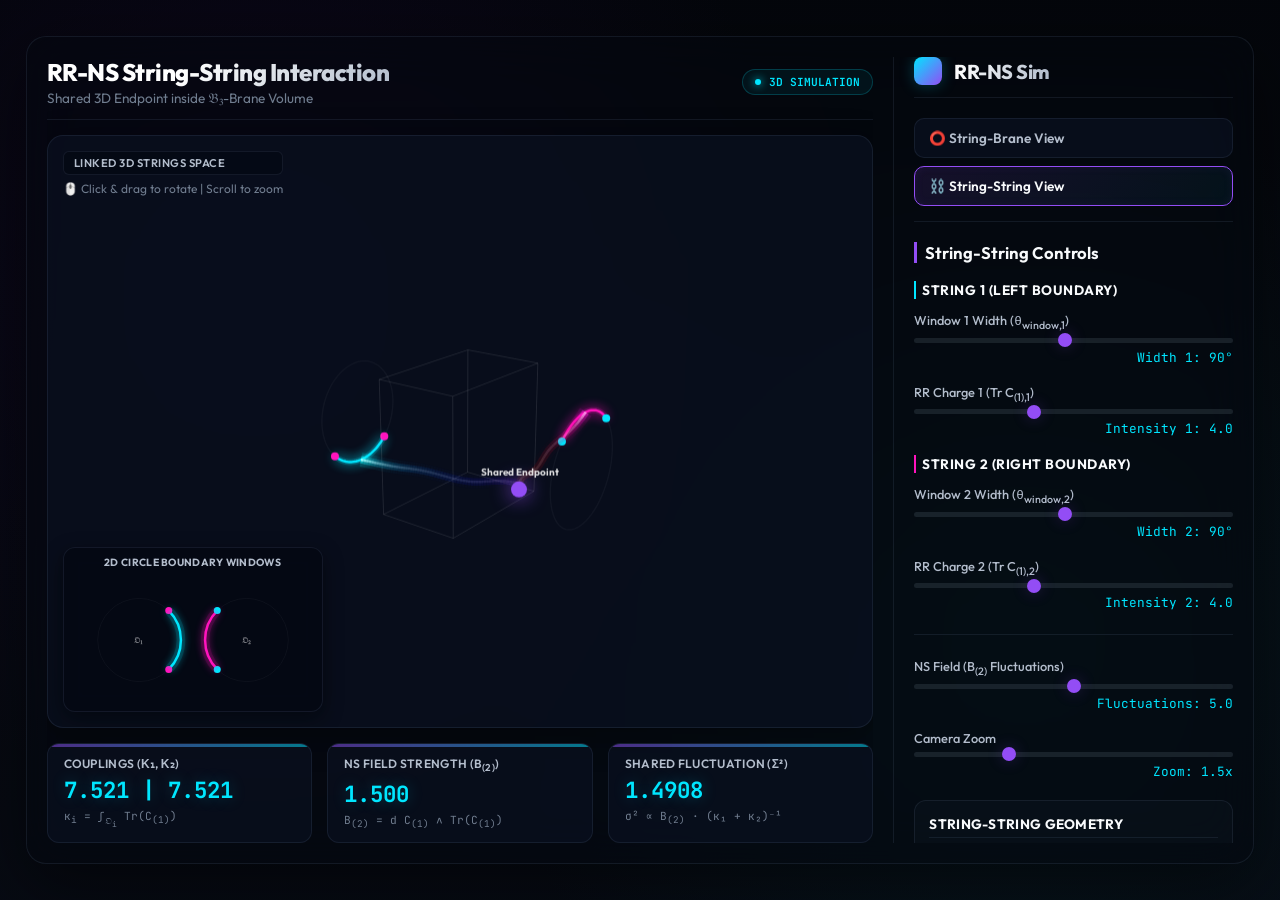
<file: RRNS/string_string.html>
<!DOCTYPE html>
<html lang="en">
<head>
    <meta charset="UTF-8">
    <meta name="viewport" content="width=device-width, initial-scale=1.0">
    <title>3D RR-NS String-String Interaction Visualizer</title>
    <meta name="description" content="An interactive 3D simulation of two strings meeting at a shared endpoint inside a rotatable 3-brane volume, with a fixed 2D double-circle inset overlay.">
    <!-- Google Fonts -->
    <link rel="preconnect" href="https://fonts.googleapis.com">
    <link rel="preconnect" href="https://fonts.gstatic.com" crossorigin>
    <link href="https://fonts.googleapis.com/css2?family=Outfit:wght@300;400;500;600;700;800&family=JetBrains+Mono:wght@400;500&display=swap" rel="stylesheet">
    <link rel="stylesheet" href="style.css">
</head>
<body>
    <div class="glass-bg"></div>
    <div class="app-container">
        <!-- Main Panel with Canvas -->
        <main class="viewport">
            <header class="app-header">
                <div class="header-text">
                    <h1>RR-NS String-String Interaction</h1>
                    <p class="subtitle">Shared 3D Endpoint inside 𝔅₃-Brane Volume</p>
                </div>
                <div class="app-badge">
                    <span class="badge-dot"></span>
                    <span class="badge-text">3D Simulation</span>
                </div>
            </header>
            
            <div class="canvas-container">
                <canvas id="canvas-3d"></canvas>
                
                <div class="canvas-overlay">
                    <span class="overlay-tag">Linked 3D Strings Space</span>
                    <span class="overlay-tip">🖱️ Click &amp; drag to rotate | Scroll to zoom</span>
                </div>
                
                <!-- Fixed 2D Circle Inset Overlay (Wider for Double Circle) -->
                <div class="inset-pane double">
                    <span class="inset-tag">2D Circle Boundary Windows</span>
                    <canvas id="canvas-circle-inset" class="double"></canvas>
                </div>
            </div>

            <!-- Mathematical metrics readout -->
            <div class="math-readout-grid">
                <div class="readout-card">
                    <div class="math-label">Couplings (κ₁, κ₂)</div>
                    <div class="math-value"><span id="val-kappa1">2.500</span> | <span id="val-kappa2">2.500</span></div>
                    <div class="math-formula">κ<sub>i</sub> = ∫<sub>𝔒<sub>i</sub></sub> Tr(C<sub>(1)</sub>)</div>
                </div>
                <div class="readout-card">
                    <div class="math-label">NS Field Strength (B<sub>(2)</sub>)</div>
                    <div class="math-value" id="val-ns-field">1.500</div>
                    <div class="math-formula">B<sub>(2)</sub> = d C<sub>(1)</sub> ∧ Tr(C<sub>(1)</sub>)</div>
                </div>
                <div class="readout-card">
                    <div class="math-label">Shared Fluctuation (σ²)</div>
                    <div class="math-value" id="val-variance">0.024</div>
                    <div class="math-formula">σ² ∝ B<sub>(2)</sub> · (κ₁ + κ₂)⁻¹</div>
                </div>
            </div>
        </main>

        <!-- Sidebar Panel for Controls & Info -->
        <aside class="sidebar">
            <div class="brand">
                <div class="logo-icon"></div>
                <h2>RR-NS Sim</h2>
            </div>

            <!-- Mode Switcher Navigation -->
            <nav class="mode-selector">
                <a href="index.html" class="mode-btn">⭕ String-Brane View</a>
                <a href="string_string.html" class="mode-btn active">⛓️ String-String View</a>
            </nav>
            
            <div class="control-panel">
                <h3>String-String Controls</h3>

                <!-- String 1 (Left) Subpanel -->
                <div class="sub-panel-title left">String 1 (Left Boundary)</div>
                
                <div class="control-group">
                    <label for="slider-window-size">Window 1 Width (θ<sub>window,1</sub>)</label>
                    <input type="range" id="slider-window-size" min="10" max="180" value="90">
                    <div class="value-readout">Width 1: <span id="val-window-size">90</span>°</div>
                </div>
                
                <div class="control-group">
                    <label for="slider-rr-charge">RR Charge 1 (Tr C<sub>(1),1</sub>)</label>
                    <input type="range" id="slider-rr-charge" min="5" max="100" value="40">
                    <div class="value-readout">Intensity 1: <span id="val-rr-raw">4.0</span></div>
                </div>

                <!-- String 2 (Right) Subpanel -->
                <div class="sub-panel-title right">String 2 (Right Boundary)</div>
                
                <div class="control-group">
                    <label for="slider-window-size-2">Window 2 Width (θ<sub>window,2</sub>)</label>
                    <input type="range" id="slider-window-size-2" min="10" max="180" value="90">
                    <div class="value-readout">Width 2: <span id="val-window-size-2">90</span>°</div>
                </div>
                
                <div class="control-group">
                    <label for="slider-rr-charge-2">RR Charge 2 (Tr C<sub>(1),2</sub>)</label>
                    <input type="range" id="slider-rr-charge-2" min="5" max="100" value="40">
                    <div class="value-readout">Intensity 2: <span id="val-rr-raw-2">4.0</span></div>
                </div>

                <hr style="border: 0; border-top: 1px solid var(--border-light); margin: 5px 0;">

                <!-- Shared parameters -->
                <div class="control-group">
                    <label for="slider-ns-field">NS Field (B<sub>(2)</sub> Fluctuations)</label>
                    <input type="range" id="slider-ns-field" min="0" max="100" value="50">
                    <div class="value-readout">Fluctuations: <span id="val-ns-raw">5.0</span></div>
                </div>

                <div class="control-group">
                    <label for="slider-zoom">Camera Zoom</label>
                    <input type="range" id="slider-zoom" min="5" max="40" value="15">
                    <div class="value-readout">Zoom: <span id="val-zoom">1.5</span>x</div>
                </div>
            </div>

            <!-- Mathematical brief explaining the visualization -->
            <div class="theory-box">
                <h4>String-String Geometry</h4>
                <p>String 1 stretches from the Left Circle Window ($x=-70$) and String 2 stretches from the Right Circle Window ($x=+70$). Both connect at a shared endpoint inside the central D3-brane box ($x=0$).</p>
                
                <h4>Shared Endpoint Stabilisation</h4>
                <p>The shared endpoint coordinates fluctuate due to the NS field. The variance is stabilized by the couplings of BOTH strings: $\sigma^2 \propto B_{(2)} / (\kappa_1 + \kappa_2)$. If either RR charge is turned up, its string stabilizes the endpoint on that side.</p>
            </div>
        </aside>
    </div>
    
    <script src="sim_string.js"></script>
</body>
</html>
</file>
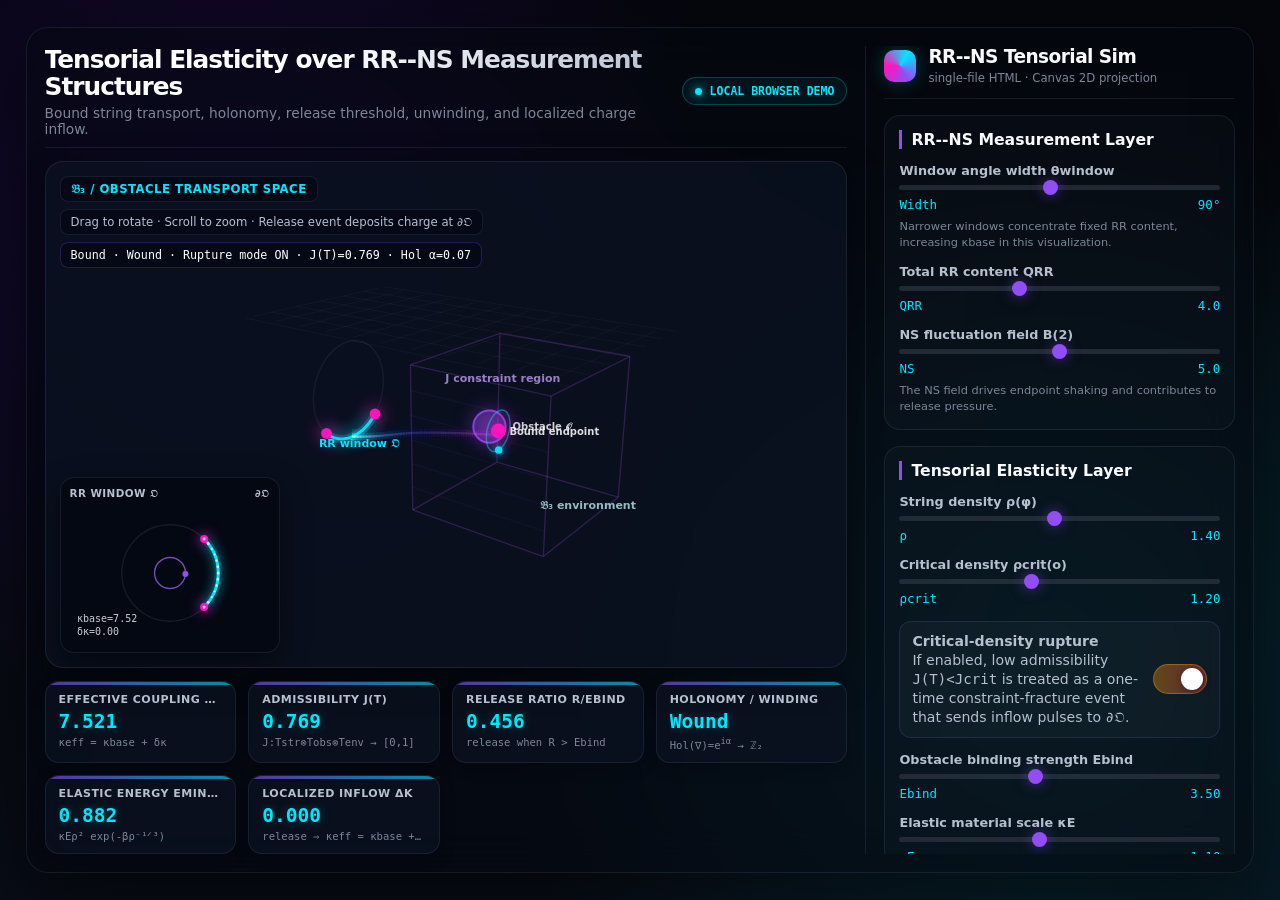
<file: RRNS/tensorial_rrns_visualizer_v4.html>
<!DOCTYPE html>
<html lang="en">
<head>
  <meta charset="UTF-8" />
  <meta name="viewport" content="width=device-width, initial-scale=1.0" />
  <title>Tensorial RR-NS Bound String Visualizer — Computational Appendix</title>
  <meta name="description" content="Self-contained browser visualizer for tensorial elasticity of transported bound strings over an RR-NS measurement structure." />
  <style>
    :root {
      --bg-dark: hsl(222, 47%, 4%);
      --bg-card: hsla(223, 47%, 9%, 0.72);
      --bg-card-hover: hsla(223, 47%, 13%, 0.88);
      --border-light: hsla(217, 30%, 60%, 0.14);
      --border-glow: hsla(186, 100%, 50%, 0.26);
      --cyan: hsl(186, 100%, 50%);
      --purple: hsl(265, 89%, 63%);
      --magenta: hsl(317, 100%, 54%);
      --orange: hsl(31, 100%, 57%);
      --green: hsl(145, 95%, 55%);
      --red: hsl(0, 100%, 62%);
      --text-primary: hsl(210, 40%, 98%);
      --text-secondary: hsl(215, 20%, 76%);
      --text-muted: hsl(215, 12%, 54%);
      --shadow-card: 0 10px 36px rgba(0,0,0,0.42);
      --smooth: all 0.25s cubic-bezier(0.4,0,0.2,1);
    }

    * { box-sizing: border-box; margin: 0; padding: 0; }

    body {
      min-height: 100vh;
      overflow: hidden;
      display: flex;
      align-items: center;
      justify-content: center;
      background: var(--bg-dark);
      color: var(--text-primary);
      font-family: Inter, ui-sans-serif, system-ui, -apple-system, BlinkMacSystemFont, "Segoe UI", sans-serif;
    }

    .glass-bg {
      position: fixed;
      inset: 0;
      z-index: -2;
      background:
        radial-gradient(circle at 18% 25%, hsla(265, 89%, 35%, 0.26), transparent 42%),
        radial-gradient(circle at 82% 72%, hsla(186, 100%, 32%, 0.22), transparent 45%),
        radial-gradient(circle at 50% 50%, hsla(317, 100%, 20%, 0.08), transparent 55%),
        linear-gradient(180deg, hsl(222, 47%, 3%), hsl(222, 47%, 6%));
    }

    .app {
      width: 96vw;
      height: 94vh;
      max-width: 1580px;
      max-height: 940px;
      display: grid;
      grid-template-columns: minmax(0, 1fr) 370px;
      gap: 18px;
      padding: 18px;
      border: 1px solid var(--border-light);
      border-radius: 22px;
      background: hsla(222, 47%, 4%, 0.56);
      box-shadow: 0 22px 80px rgba(0,0,0,0.55);
      backdrop-filter: blur(24px);
    }

    .viewport {
      display: flex;
      flex-direction: column;
      min-width: 0;
      min-height: 0;
      gap: 13px;
    }

    .header {
      display: flex;
      align-items: center;
      justify-content: space-between;
      gap: 16px;
      padding-bottom: 10px;
      border-bottom: 1px solid var(--border-light);
    }

    h1 {
      font-size: clamp(1.15rem, 2vw, 1.55rem);
      font-weight: 850;
      letter-spacing: -0.04em;
      line-height: 1.1;
      background: linear-gradient(135deg, #fff 42%, hsl(215, 22%, 74%));
      -webkit-background-clip: text;
      -webkit-text-fill-color: transparent;
    }

    .subtitle {
      margin-top: 4px;
      color: var(--text-muted);
      font-size: 0.86rem;
    }

    .badge {
      display: inline-flex;
      align-items: center;
      gap: 8px;
      padding: 6px 12px;
      border: 1px solid hsla(186, 100%, 50%, 0.24);
      border-radius: 999px;
      background: hsla(186, 100%, 50%, 0.06);
      color: var(--cyan);
      font-size: 0.72rem;
      font-family: ui-monospace, SFMono-Regular, Menlo, Consolas, monospace;
      font-weight: 800;
      text-transform: uppercase;
      white-space: nowrap;
    }

    .dot {
      width: 7px;
      height: 7px;
      border-radius: 50%;
      background: var(--cyan);
      box-shadow: 0 0 10px var(--cyan);
      animation: pulse 1.8s infinite;
    }

    @keyframes pulse {
      0%, 100% { opacity: 0.55; transform: scale(0.9); }
      50% { opacity: 1; transform: scale(1.2); }
    }

    .canvas-card {
      flex: 1;
      min-height: 0;
      position: relative;
      border: 1px solid var(--border-light);
      border-radius: 18px;
      overflow: hidden;
      background: var(--bg-card);
      box-shadow: var(--shadow-card);
      cursor: grab;
    }

    .canvas-card:active { cursor: grabbing; }

    canvas { display: block; width: 100%; height: 100%; }

    .canvas-overlay {
      pointer-events: none;
      position: absolute;
      top: 14px;
      left: 14px;
      display: flex;
      flex-direction: column;
      gap: 7px;
      z-index: 3;
    }

    .overlay-tag, .overlay-tip, .state-chip {
      width: fit-content;
      max-width: min(590px, calc(100vw - 520px));
      background: rgba(4, 8, 19, 0.76);
      border: 1px solid var(--border-light);
      border-radius: 8px;
      padding: 5px 10px;
      color: var(--text-secondary);
      font-size: 0.73rem;
    }

    .overlay-tag {
      color: var(--cyan);
      font-weight: 800;
      text-transform: uppercase;
      letter-spacing: 0.04em;
    }

    .state-chip {
      color: #fff;
      font-family: ui-monospace, SFMono-Regular, Menlo, Consolas, monospace;
      border-color: hsla(265, 89%, 63%, 0.25);
    }

    .inset-pane {
      position: absolute;
      left: 14px;
      bottom: 14px;
      width: 220px;
      height: 176px;
      z-index: 4;
      display: flex;
      flex-direction: column;
      align-items: center;
      gap: 6px;
      padding: 9px;
      border: 1px solid var(--border-light);
      border-radius: 14px;
      background: rgba(4, 8, 19, 0.84);
      backdrop-filter: blur(8px);
      pointer-events: none;
      box-shadow: 0 10px 30px rgba(0,0,0,0.45);
    }

    .inset-title {
      width: 100%;
      display: flex;
      justify-content: space-between;
      align-items: center;
      color: var(--text-secondary);
      font-size: 0.65rem;
      font-weight: 850;
      letter-spacing: 0.04em;
      text-transform: uppercase;
    }

    #insetCanvas { width: 200px; height: 132px; }

    .readouts {
      display: grid;
      grid-template-columns: repeat(4, minmax(0, 1fr));
      gap: 12px;
    }

    .card {
      min-width: 0;
      position: relative;
      padding: 11px 13px;
      border: 1px solid var(--border-light);
      border-radius: 14px;
      background: var(--bg-card);
      overflow: hidden;
      box-shadow: 0 4px 16px rgba(0,0,0,0.22);
    }

    .card:before {
      content: '';
      position: absolute;
      top: 0; left: 0; right: 0;
      height: 3px;
      opacity: 0.6;
      background: linear-gradient(90deg, var(--purple), var(--cyan));
    }

    .card.danger:before { background: linear-gradient(90deg, var(--orange), var(--red)); }
    .card.good:before { background: linear-gradient(90deg, var(--green), var(--cyan)); }

    .label {
      color: var(--text-secondary);
      font-size: 0.69rem;
      font-weight: 800;
      text-transform: uppercase;
      letter-spacing: 0.04em;
      white-space: nowrap;
      overflow: hidden;
      text-overflow: ellipsis;
    }

    .value {
      margin-top: 4px;
      color: var(--cyan);
      font-size: 1.22rem;
      font-family: ui-monospace, SFMono-Regular, Menlo, Consolas, monospace;
      font-weight: 900;
      text-shadow: 0 0 12px hsla(186, 100%, 50%, 0.28);
      white-space: nowrap;
      overflow: hidden;
      text-overflow: ellipsis;
    }

    .formula {
      margin-top: 3px;
      color: var(--text-muted);
      font-size: 0.66rem;
      font-family: ui-monospace, SFMono-Regular, Menlo, Consolas, monospace;
      white-space: nowrap;
      overflow: hidden;
      text-overflow: ellipsis;
    }

    .sidebar {
      min-height: 0;
      overflow-y: auto;
      padding-left: 18px;
      border-left: 1px solid var(--border-light);
      display: flex;
      flex-direction: column;
      gap: 16px;
    }

    .brand {
      display: flex;
      align-items: center;
      gap: 12px;
      padding-bottom: 12px;
      border-bottom: 1px solid var(--border-light);
    }

    .logo {
      width: 32px; height: 32px;
      border-radius: 10px;
      background: conic-gradient(from 30deg, var(--cyan), var(--purple), var(--magenta), var(--cyan));
      box-shadow: 0 0 18px hsla(186, 100%, 50%, 0.26);
    }

    .brand h2 {
      font-size: 1.16rem;
      letter-spacing: -0.03em;
    }

    .brand small {
      color: var(--text-muted);
      font-size: 0.73rem;
    }

    .panel {
      display: flex;
      flex-direction: column;
      gap: 14px;
      padding: 14px;
      border: 1px solid var(--border-light);
      border-radius: 16px;
      background: hsla(217, 30%, 60%, 0.03);
    }

    .panel h3 {
      font-size: 0.98rem;
      padding-left: 9px;
      border-left: 3px solid var(--purple);
    }

    .group {
      display: flex;
      flex-direction: column;
      gap: 7px;
    }

    .group label {
      color: var(--text-secondary);
      font-size: 0.8rem;
      font-weight: 650;
    }

    input[type="range"] {
      -webkit-appearance: none;
      appearance: none;
      width: 100%;
      height: 5px;
      outline: none;
      border-radius: 999px;
      background: hsla(215, 15%, 30%, 0.45);
    }

    input[type="range"]::-webkit-slider-thumb {
      -webkit-appearance: none;
      appearance: none;
      width: 15px;
      height: 15px;
      border-radius: 50%;
      background: var(--purple);
      cursor: pointer;
      box-shadow: 0 0 14px hsla(265, 89%, 63%, 0.5);
      transition: var(--smooth);
    }

    input[type="range"]::-webkit-slider-thumb:hover {
      transform: scale(1.22);
      background: var(--cyan);
      box-shadow: 0 0 14px hsla(186, 100%, 50%, 0.65);
    }

    input[type="range"]::-moz-range-thumb {
      width: 15px;
      height: 15px;
      border: none;
      border-radius: 50%;
      background: var(--purple);
      cursor: pointer;
    }

    .row {
      display: flex;
      align-items: center;
      justify-content: space-between;
      gap: 12px;
      color: var(--cyan);
      font-family: ui-monospace, SFMono-Regular, Menlo, Consolas, monospace;
      font-size: 0.78rem;
    }

    .hint {
      color: var(--text-muted);
      font-size: 0.71rem;
      line-height: 1.38;
    }

    button {
      cursor: pointer;
      border: 1px solid hsla(186, 100%, 50%, 0.22);
      border-radius: 12px;
      padding: 10px 12px;
      background: linear-gradient(135deg, hsla(265,89%,63%,0.18), hsla(186,100%,50%,0.08));
      color: var(--text-primary);
      font-weight: 850;
      transition: var(--smooth);
    }

    button:hover {
      border-color: var(--cyan);
      transform: translateY(-1px);
      box-shadow: 0 0 18px hsla(186,100%,50%,0.16);
    }

    .theory {
      color: var(--text-secondary);
      font-size: 0.76rem;
      line-height: 1.45;
    }

    .theory strong { color: var(--text-primary); }
    .theory code {
      color: var(--cyan);
      font-family: ui-monospace, SFMono-Regular, Menlo, Consolas, monospace;
      font-size: 0.72rem;
    }

    .legend {
      display: grid;
      grid-template-columns: 1fr 1fr;
      gap: 8px;
    }

    .legend-item {
      display: flex;
      gap: 7px;
      align-items: center;
      color: var(--text-secondary);
      font-size: 0.72rem;
    }

    .swatch {
      width: 10px; height: 10px;
      border-radius: 50%;
      box-shadow: 0 0 10px currentColor;
      flex: 0 0 auto;
    }

    .eq-ledger {
      display: grid;
      gap: 8px;
      margin-top: 4px;
    }

    .eq-row {
      display: grid;
      grid-template-columns: 86px 1fr;
      gap: 8px;
      align-items: start;
      padding: 7px 8px;
      border: 1px solid var(--border-light);
      border-radius: 9px;
      background: hsla(217, 30%, 60%, 0.025);
    }

    .eq-row b {
      color: var(--cyan);
      font-size: 0.72rem;
      text-transform: uppercase;
      letter-spacing: 0.04em;
    }

    .eq-row code {
      color: var(--text-secondary);
      font-size: 0.72rem;
      line-height: 1.45;
      white-space: normal;
    }

    @media (max-width: 1050px) {
      body { overflow: auto; align-items: flex-start; }
      .app {
        height: auto;
        min-height: 100vh;
        grid-template-columns: 1fr;
        width: 100%;
        border-radius: 0;
      }
      .canvas-card { min-height: 520px; }
      .sidebar { border-left: none; padding-left: 0; border-top: 1px solid var(--border-light); padding-top: 16px; }
      .readouts { grid-template-columns: repeat(2, 1fr); }
      .overlay-tag, .overlay-tip, .state-chip { max-width: calc(100vw - 60px); }
    }

    @media (max-width: 640px) {
      .readouts { grid-template-columns: 1fr; }
      .header { align-items: flex-start; flex-direction: column; }
      .inset-pane { width: 185px; height: 150px; }
      #insetCanvas { width: 165px; height: 108px; }
    }

    .toggle-row {
      display: flex;
      align-items: center;
      justify-content: space-between;
      gap: 12px;
      padding: 10px 12px;
      border: 1px solid var(--border-light);
      border-radius: 12px;
      background: rgba(255,255,255,0.03);
      margin-top: 8px;
    }
    .toggle-copy { font-size: 0.88rem; color: var(--text-secondary); line-height: 1.35; }
    .switch {
      position: relative; display: inline-block; width: 54px; height: 30px; flex: 0 0 auto;
    }
    .switch input { opacity: 0; width: 0; height: 0; }
    .slider-toggle {
      position: absolute; inset: 0; cursor: pointer; background: rgba(255,255,255,0.12);
      border: 1px solid var(--border-light); border-radius: 999px; transition: var(--smooth);
      box-shadow: inset 0 0 0 1px rgba(255,255,255,0.02);
    }
    .slider-toggle:before {
      content: ''; position: absolute; height: 22px; width: 22px; left: 3px; top: 3px;
      background: white; border-radius: 50%; transition: var(--smooth);
      box-shadow: 0 2px 8px rgba(0,0,0,0.3);
    }
    .switch input:checked + .slider-toggle {
      background: linear-gradient(90deg, rgba(255,153,0,0.35), rgba(255,68,68,0.35));
      border-color: rgba(255,170,0,0.35);
    }
    .switch input:checked + .slider-toggle:before { transform: translateX(24px); }

  </style>
</head>
<body>
  <div class="glass-bg"></div>
  <div class="app">
    <main class="viewport">
      <header class="header">
        <div>
          <h1>Tensorial Elasticity over RR--NS Measurement Structures</h1>
          <p class="subtitle">Bound string transport, holonomy, release threshold, unwinding, and localized charge inflow.</p>
        </div>
        <div class="badge"><span class="dot"></span>Local Browser Demo</div>
      </header>

      <section class="canvas-card" id="canvasCard">
        <canvas id="mainCanvas"></canvas>
        <div class="canvas-overlay">
          <span class="overlay-tag">𝔅₃ / obstacle transport space</span>
          <span class="overlay-tip">Drag to rotate · Scroll to zoom · Release event deposits charge at ∂𝔒</span>
          <span class="state-chip" id="stateChip">Bound · Wound · J(T)=1.000</span>
        </div>
        <div class="inset-pane">
          <div class="inset-title"><span>RR window 𝔒</span><span id="insetState">∂𝔒</span></div>
          <canvas id="insetCanvas"></canvas>
        </div>
      </section>

      <section class="readouts">
        <div class="card" id="cardKappa">
          <div class="label">Effective Coupling κeff</div>
          <div class="value" id="valKappa">0.000</div>
          <div class="formula">κeff = κbase + δκ</div>
        </div>
        <div class="card" id="cardJ">
          <div class="label">Admissibility J(T)</div>
          <div class="value" id="valJ">1.000</div>
          <div class="formula">J:Tstr⊗Tobs⊗Tenv → [0,1]</div>
        </div>
        <div class="card" id="cardRelease">
          <div class="label">Release Ratio R/Ebind</div>
          <div class="value" id="valRelease">0.000</div>
          <div class="formula">release when R &gt; Ebind</div>
        </div>
        <div class="card" id="cardWind">
          <div class="label">Holonomy / Winding</div>
          <div class="value" id="valWind">Wound</div>
          <div class="formula">Hol(∇)=e<sup>iα</sup> → ℤ₂</div>
        </div>
        <div class="card" id="cardElastic">
          <div class="label">Elastic Energy Emin(ρ)</div>
          <div class="value" id="valElastic">0.000</div>
          <div class="formula">κEρ² exp(-βρ⁻¹ᐟ³)</div>
        </div>
        <div class="card" id="cardInflow">
          <div class="label">Localized Inflow δκ</div>
          <div class="value" id="valInflow">0.000</div>
          <div class="formula">release ⇒ κeff = κbase + δκ</div>
        </div>
      </section>
    </main>

    <aside class="sidebar">
      <div class="brand">
        <div class="logo"></div>
        <div>
          <h2>RR--NS Tensorial Sim</h2>
          <small>single-file HTML · Canvas 2D projection</small>
        </div>
      </div>

      <section class="panel">
        <h3>RR--NS Measurement Layer</h3>
        <div class="group">
          <label for="windowSlider">Window angle width θwindow</label>
          <input id="windowSlider" type="range" min="10" max="180" value="90" />
          <div class="row"><span>Width</span><span><span id="windowRead">90</span>°</span></div>
          <p class="hint">Narrower windows concentrate fixed RR content, increasing κbase in this visualization.</p>
        </div>
        <div class="group">
          <label for="rrSlider">Total RR content QRR</label>
          <input id="rrSlider" type="range" min="5" max="100" value="40" />
          <div class="row"><span>QRR</span><span id="rrRead">4.0</span></div>
        </div>
        <div class="group">
          <label for="nsSlider">NS fluctuation field B(2)</label>
          <input id="nsSlider" type="range" min="0" max="100" value="50" />
          <div class="row"><span>NS</span><span id="nsRead">5.0</span></div>
          <p class="hint">The NS field drives endpoint shaking and contributes to release pressure.</p>
        </div>
      </section>

      <section class="panel">
        <h3>Tensorial Elasticity Layer</h3>
        <div class="group">
          <label for="densitySlider">String density ρ(φ)</label>
          <input id="densitySlider" type="range" min="5" max="140" value="70" />
          <div class="row"><span>ρ</span><span id="densityRead">1.40</span></div>
        </div>
        <div class="group">
          <label for="critSlider">Critical density ρcrit(o)</label>
          <input id="critSlider" type="range" min="5" max="140" value="60" />
          <div class="row"><span>ρcrit</span><span id="critRead">1.20</span></div>
          <div class="toggle-row">
            <div class="toggle-copy">
              <strong>Critical-density rupture</strong><br />
              If enabled, low admissibility <code>J(T)&lt;Jcrit</code> is treated as a one-time constraint-fracture event that sends inflow pulses to <code>∂𝔒</code>.
            </div>
            <label class="switch" aria-label="Critical density rupture mode">
              <input id="ruptureToggle" type="checkbox" checked />
              <span class="slider-toggle"></span>
            </label>
          </div>
        </div>
        <div class="group">
          <label for="bindSlider">Obstacle binding strength Ebind</label>
          <input id="bindSlider" type="range" min="5" max="160" value="70" />
          <div class="row"><span>Ebind</span><span id="bindRead">3.50</span></div>
        </div>
        <div class="group">
          <label for="elasticSlider">Elastic material scale κE</label>
          <input id="elasticSlider" type="range" min="5" max="120" value="55" />
          <div class="row"><span>κE</span><span id="elasticRead">1.10</span></div>
        </div>
        <div class="group">
          <label for="betaSlider">Elastic exponential β</label>
          <input id="betaSlider" type="range" min="1" max="80" value="20" />
          <div class="row"><span>β</span><span id="betaRead">1.00</span></div>
        </div>
      </section>

      <section class="panel">
        <h3>Transport / View</h3>
        <div class="group">
          <label for="zoomSlider">Camera zoom</label>
          <input id="zoomSlider" type="range" min="5" max="40" value="15" />
          <div class="row"><span>Zoom</span><span id="zoomRead">1.5×</span></div>
        </div>
        <div class="group">
          <label for="speedSlider">Simulation speed</label>
          <input id="speedSlider" type="range" min="0" max="100" value="50" />
          <div class="row"><span>Speed</span><span id="speedRead">1.00×</span></div>
        </div>
        <button id="resetBtn">Reset Bound State</button>
      </section>

      <section class="panel theory">
        <h3>Model Map</h3>
        <p><strong>State:</strong> <code>T = Tstr ⊗ Tobs ⊗ Tenv</code>. The string contributes density, endpoint, and holonomy; the obstacle contributes binding and critical density; the environment contributes RR and NS fields.</p>
        <p><strong>Release:</strong> the app now supports two interpretations. In <em>elastic mode</em>, elastic energy and NS drive compete against binding and RR stabilization. In <em>rupture mode</em>, low admissibility <code>J(T)&lt;Jcrit</code> can itself trigger a one-time constraint-fracture event, interpreted as winding charge expulsion to the two boundary orbits <code>∂𝔒 = 𝔬₁ ∪ 𝔬₂</code>. When either event fires, the wound sector projects to unwound and a localized <code>δκ</code> pulse is added to <code>κeff</code>.</p>
        <div class="legend">
          <div class="legend-item"><span class="swatch" style="color:var(--cyan);background:var(--cyan)"></span>RR window</div>
          <div class="legend-item"><span class="swatch" style="color:var(--magenta);background:var(--magenta)"></span>boundary orbits</div>
          <div class="legend-item"><span class="swatch" style="color:var(--purple);background:var(--purple)"></span>bound endpoint</div>
          <div class="legend-item"><span class="swatch" style="color:var(--orange);background:var(--orange)"></span>release pulse</div>
        </div>
      </section>

      <section class="panel theory">
        <h3>Computational Appendix</h3>
        <p>These are the equations the browser is actually running. The file is a finite-dimensional toy realization, not a full string-theory solver.</p>
        <div class="eq-ledger">
          <div class="eq-row"><b>RR</b><code>κbase = QRR · π / (θwindow + ε)</code></div>
          <div class="eq-row"><b>NS</b><code>Bvis = 0.3 · NSslider</code></div>
          <div class="eq-row"><b>Tensor</b><code>T = Tstr ⊗ Tobs ⊗ Tenv = (ρ, endpoint, Hol) ⊗ (Ebind, ρcrit) ⊗ (κ, B)</code></div>
          <div class="eq-row"><b>J(T)</b><code>J = sigmoid(6(ρ-ρcrit)) · windingTerm · contactTerm</code></div>
          <div class="eq-row"><b>Elastic</b><code>Emin(ρ) = κE ρ² exp(-β ρ^(-1/3))</code></div>
          <div class="eq-row"><b>Release</b><code>R = 1.24Emin + 0.82Bvis; threshold = Ebind(0.74+0.50(1-J))+0.28κbase</code></div>
          <div class="eq-row"><b>Rupture</b><code>if ruptureMode and J &lt; Jcrit: wound → unwound, event = constraint-fracture</code></div>
          <div class="eq-row"><b>Inflow</b><code>if event: δκ += 0.85ρ + 0.15Bvis + 0.35·max(ρcrit-ρ,0)</code></div>
          <div class="eq-row"><b>Variance</b><code>σ² = 15Bvis / (κbase + δκ + ε)</code></div>
        </div>
      </section>
    </aside>
  </div>

  <script>
    const state = {
      // RR--NS measurement layer
      windowSizeDeg: 90,
      rrRaw: 4.0,
      nsRaw: 5.0,
      kappaBase: 0,
      kappaEff: 0,
      nsField: 0,
      variance: 0,

      // tensorial elasticity layer
      density: 1.4,
      densityCrit: 1.2,
      bindStrength: 3.5,
      elasticityKappa: 1.1,
      betaElastic: 1.0,
      ruptureMode: true,
      ruptureJcrit: 0.32,
      admissibility: 1,
      elasticEnergy: 0,
      releaseDrive: 0,
      releaseThreshold: 0,
      releaseRatio: 0,

      // winding / holonomy layer
      holonomyAngle: 0,
      windingParity: 1,
      hasReleased: false,
      releaseBurst: 0,
      releaseKind: 'none',
      inflowCharge: 0,
      inflowPulses: [],

      // view / animation
      zoomFactor: 1.5,
      speed: 1.0,
      time: 0,
      rotation: { x: 0.35, y: -0.65 },
      drag: { active: false, x: 0, y: 0 }
    };

    const el = {};
    let mainCanvas, ctx, insetCanvas, ictx;

    window.addEventListener('DOMContentLoaded', () => {
      mainCanvas = document.getElementById('mainCanvas');
      ctx = mainCanvas.getContext('2d');
      insetCanvas = document.getElementById('insetCanvas');
      ictx = insetCanvas.getContext('2d');

      cacheElements();
      resizeCanvases();
      window.addEventListener('resize', resizeCanvases);
      setupInputs();
      resetSimulation(false);
      requestAnimationFrame(loop);
    });

    function cacheElements() {
      [
        'windowRead','rrRead','nsRead','densityRead','critRead','bindRead','elasticRead','betaRead',
        'zoomRead','speedRead','valKappa','valJ','valRelease','valWind','valElastic','valInflow','stateChip','insetState','ruptureToggle',
        'cardKappa','cardJ','cardRelease','cardWind','cardElastic','cardInflow'
      ].forEach(id => el[id] = document.getElementById(id));
    }

    function resizeCanvases() {
      const dpr = window.devicePixelRatio || 1;
      const rect = mainCanvas.parentElement.getBoundingClientRect();
      mainCanvas.width = Math.max(1, Math.floor(rect.width * dpr));
      mainCanvas.height = Math.max(1, Math.floor(rect.height * dpr));
      mainCanvas.style.width = rect.width + 'px';
      mainCanvas.style.height = rect.height + 'px';
      ctx.setTransform(dpr, 0, 0, dpr, 0, 0);

      const irect = insetCanvas.parentElement.getBoundingClientRect();
      const iw = Math.max(1, irect.width - 18);
      const ih = Math.max(1, irect.height - 42);
      insetCanvas.width = Math.floor(iw * dpr);
      insetCanvas.height = Math.floor(ih * dpr);
      insetCanvas.style.width = iw + 'px';
      insetCanvas.style.height = ih + 'px';
      ictx.setTransform(dpr, 0, 0, dpr, 0, 0);
    }

    function setupInputs() {
      el.ruptureToggle.checked = state.ruptureMode;
      bindRange('windowSlider', v => {
        state.windowSizeDeg = parseInt(v, 10);
        el.windowRead.textContent = state.windowSizeDeg;
      });
      bindRange('rrSlider', v => {
        state.rrRaw = parseFloat(v) / 10;
        el.rrRead.textContent = state.rrRaw.toFixed(1);
      });
      bindRange('nsSlider', v => {
        state.nsRaw = parseFloat(v) / 10;
        el.nsRead.textContent = state.nsRaw.toFixed(1);
      });
      bindRange('densitySlider', v => {
        state.density = parseFloat(v) / 50;
        el.densityRead.textContent = state.density.toFixed(2);
      });
      bindRange('critSlider', v => {
        state.densityCrit = parseFloat(v) / 50;
        el.critRead.textContent = state.densityCrit.toFixed(2);
      });
      bindRange('bindSlider', v => {
        state.bindStrength = parseFloat(v) / 20;
        el.bindRead.textContent = state.bindStrength.toFixed(2);
      });
      bindRange('elasticSlider', v => {
        state.elasticityKappa = parseFloat(v) / 50;
        el.elasticRead.textContent = state.elasticityKappa.toFixed(2);
      });
      bindRange('betaSlider', v => {
        state.betaElastic = parseFloat(v) / 20;
        el.betaRead.textContent = state.betaElastic.toFixed(2);
      });
      bindRange('zoomSlider', v => {
        state.zoomFactor = parseFloat(v) / 10;
        el.zoomRead.textContent = state.zoomFactor.toFixed(1) + '×';
      });
      bindRange('speedSlider', v => {
        state.speed = parseFloat(v) / 50;
        el.speedRead.textContent = state.speed.toFixed(2) + '×';
      });

      document.getElementById('resetBtn').addEventListener('click', () => resetSimulation(true));

      const container = document.getElementById('canvasCard');
      container.addEventListener('mousedown', e => {
        state.drag.active = true;
        state.drag.x = e.clientX;
        state.drag.y = e.clientY;
      });
      window.addEventListener('mousemove', e => {
        if (!state.drag.active) return;
        const dx = e.clientX - state.drag.x;
        const dy = e.clientY - state.drag.y;
        state.rotation.y += dx * 0.007;
        state.rotation.x += dy * 0.007;
        state.rotation.x = clamp(state.rotation.x, -Math.PI/2 + 0.05, Math.PI/2 - 0.05);
        state.drag.x = e.clientX;
        state.drag.y = e.clientY;
      });
      window.addEventListener('mouseup', () => state.drag.active = false);

      container.addEventListener('touchstart', e => {
        if (e.touches.length !== 1) return;
        state.drag.active = true;
        state.drag.x = e.touches[0].clientX;
        state.drag.y = e.touches[0].clientY;
      }, { passive: true });
      window.addEventListener('touchmove', e => {
        if (!state.drag.active || e.touches.length !== 1) return;
        const dx = e.touches[0].clientX - state.drag.x;
        const dy = e.touches[0].clientY - state.drag.y;
        state.rotation.y += dx * 0.007;
        state.rotation.x += dy * 0.007;
        state.rotation.x = clamp(state.rotation.x, -Math.PI/2 + 0.05, Math.PI/2 - 0.05);
        state.drag.x = e.touches[0].clientX;
        state.drag.y = e.touches[0].clientY;
      }, { passive: true });
      window.addEventListener('touchend', () => state.drag.active = false);

      mainCanvas.addEventListener('wheel', e => {
        e.preventDefault();
        state.zoomFactor = clamp(state.zoomFactor + e.deltaY * -0.0015, 0.5, 4.0);
        document.getElementById('zoomSlider').value = Math.round(state.zoomFactor * 10);
        el.zoomRead.textContent = state.zoomFactor.toFixed(1) + '×';
      }, { passive: false });
    }

    function bindRange(id, callback) {
      const node = document.getElementById(id);
      node.addEventListener('input', e => {
        callback(e.target.value);
        updatePhysics(0);
      });
      callback(node.value);
    }

    function resetSimulation(useCurrentControls) {
      state.hasReleased = false;
      state.releaseBurst = 0;
      state.releaseKind = 'none';
      state.inflowCharge = 0;
      state.inflowPulses = [];
      state.holonomyAngle = useCurrentControls ? state.holonomyAngle % (Math.PI * 2) : 0;
      state.windingParity = 1;
      updatePhysics(0);
    }

    function sigmoid(x) { return 1 / (1 + Math.exp(-x)); }
    function clamp(x, a, b) { return Math.max(a, Math.min(b, x)); }
    function lerp(a, b, t) { return a + (b - a) * t; }

    function computeElasticity() {
      const rho = Math.max(state.density, 0.001);
      return state.elasticityKappa * rho * rho * Math.exp(-state.betaElastic * Math.pow(rho, -1/3));
    }

    function computeAdmissibility() {
      const densityTerm = sigmoid(6.0 * (state.density - state.densityCrit));
      const windingTerm = state.windingParity === 1 ? 1.0 : 0.18;
      const contactTerm = state.hasReleased ? 0.22 : 1.0;
      state.admissibility = clamp(densityTerm * windingTerm * contactTerm, 0, 1);
    }

    function updateHolonomy(dt) {
      const base = state.hasReleased ? 1.7 : 0.23;
      state.holonomyAngle += dt * base * (0.45 + state.nsField * 0.22);
      const turns = state.holonomyAngle / (2 * Math.PI);
      const parity = Math.floor(turns) % 2 === 0 ? 1 : 0;
      if (!state.hasReleased) state.windingParity = 1;
      else state.windingParity = parity;
    }

    function triggerRelease(kind = 'elastic') {
      state.hasReleased = true;
      state.releaseKind = kind;
      state.releaseBurst = 1.0;
      state.windingParity = 0;
      const ruptureBonus = kind === 'rupture' ? 0.35 * Math.max(state.densityCrit - state.density, 0) : 0;
      const added = 0.85 * state.density + 0.15 * state.nsField + ruptureBonus;
      state.inflowCharge += added;
      state.inflowPulses.push({ age: 0, strength: added, side: -1, kind });
      state.inflowPulses.push({ age: 0, strength: added, side: 1, kind });
    }

    function updatePhysics(dt) {
      const thetaRad = (state.windowSizeDeg * Math.PI) / 180;
      state.kappaBase = state.rrRaw * (Math.PI / (thetaRad + 0.1));
      state.nsField = state.nsRaw * 0.3;

      updateHolonomy(dt);
      computeAdmissibility();
      state.elasticEnergy = computeElasticity();

      // Toy release law inspired by the paper's integral release condition.
      // Important: inadmissibility is treated as an extra barrier, not as a direct release trigger.
      const nsDrive = state.nsField * 0.82;
      const elasticDrive = state.elasticEnergy * 1.24;
      const rrStabilization = state.kappaBase * 0.28;
      const binding = state.bindStrength * (0.74 + 0.50 * (1 - state.admissibility));

      state.releaseDrive = elasticDrive + nsDrive;
      state.releaseThreshold = binding + rrStabilization;
      state.releaseRatio = state.releaseThreshold > 0 ? state.releaseDrive / state.releaseThreshold : 0;

      if (!state.hasReleased) {
        if (state.ruptureMode && state.admissibility < state.ruptureJcrit) {
          triggerRelease('rupture');
        } else if (state.releaseDrive > state.releaseThreshold) {
          triggerRelease('elastic');
        }
      }

      state.inflowPulses.forEach(p => p.age += dt * 0.68);
      state.inflowPulses = state.inflowPulses.filter(p => p.age < 1.25);
      if (state.releaseBurst > 0) state.releaseBurst *= Math.pow(0.86, dt * 8);

      state.kappaEff = state.kappaBase + state.inflowCharge;
      state.variance = (state.nsField * 15) / (state.kappaEff + 0.05);
      updateReadouts();
    }

    function updateReadouts() {
      el.valKappa.textContent = state.kappaEff.toFixed(3);
      el.valJ.textContent = state.admissibility.toFixed(3);
      el.valRelease.textContent = state.releaseRatio.toFixed(3);
      el.valWind.textContent = state.hasReleased ? (state.windingParity ? 'Wound' : 'Unwound') : 'Wound';
      el.valElastic.textContent = state.elasticEnergy.toFixed(3);
      el.valInflow.textContent = state.inflowCharge.toFixed(3);

      el.cardRelease.classList.toggle('danger', state.releaseRatio > 0.9 && !state.hasReleased);
      el.cardRelease.classList.toggle('good', state.hasReleased);
      el.cardWind.classList.toggle('danger', state.hasReleased);
      el.cardKappa.classList.toggle('good', state.inflowCharge > 0.01);
      el.cardInflow.classList.toggle('good', state.inflowCharge > 0.01);
      el.cardElastic.classList.toggle('danger', state.releaseRatio > 0.9 && !state.hasReleased);
      el.cardJ.classList.toggle('danger', state.admissibility < 0.35);

      const modeTag = state.ruptureMode ? 'Rupture mode ON' : 'Rupture mode OFF';
      const status = state.hasReleased
        ? (state.releaseKind === 'rupture' ? 'Released · Constraint-fracture inflow' : 'Released · Elastic inflow active')
        : (state.releaseRatio > 0.9 ? 'Near threshold · Wound' : 'Bound · Wound');
      el.stateChip.textContent = `${status} · ${modeTag} · J(T)=${state.admissibility.toFixed(3)} · Hol α=${(state.holonomyAngle % (2*Math.PI)).toFixed(2)}`;
      el.insetState.textContent = state.inflowCharge > 0.01
        ? (state.releaseKind === 'rupture' ? `δκ=${state.inflowCharge.toFixed(2)} · rupture` : `δκ=${state.inflowCharge.toFixed(2)}`)
        : '∂𝔒';
    }

    function loop() {
      const dt = 0.025 * state.speed;
      state.time += dt;
      updatePhysics(dt);
      drawMain();
      drawInset();
      requestAnimationFrame(loop);
    }

    function getDimensions(canvas) {
      return {
        w: canvas.width / (window.devicePixelRatio || 1),
        h: canvas.height / (window.devicePixelRatio || 1)
      };
    }

    function makeProjector(w, h) {
      const cx = w * 0.5;
      const cy = h * 0.5;
      const baseScale = Math.min(w, h) * 0.00225 * state.zoomFactor;
      const cosX = Math.cos(state.rotation.x), sinX = Math.sin(state.rotation.x);
      const cosY = Math.cos(state.rotation.y), sinY = Math.sin(state.rotation.y);

      return function project3D(x, y, z) {
        let x1 = x * cosY - z * sinY;
        let z1 = x * sinY + z * cosY;
        let y2 = y * cosX - z1 * sinX;
        let z2 = y * sinX + z1 * cosX;
        const dist = 460;
        const scale = (dist / (dist + z2)) * baseScale;
        return { x: cx + x1 * scale, y: cy + y2 * scale, depth: z2 };
      };
    }

    function drawMain() {
      const { w, h } = getDimensions(mainCanvas);
      ctx.clearRect(0, 0, w, h);

      const project = makeProjector(w, h);
      drawBackgroundGrid(ctx, project);

      const circleX = -78;
      const circleR = 32;
      const obstacle = { x: 30, y: 0, z: 0, r: 15 };
      const brane = { minX: 8, maxX: 92, minY: -42, maxY: 42, minZ: -42, maxZ: 42 };
      const anchor = { x: circleX, y: circleR, z: 0 };
      const boundCenter = { x: obstacle.x, y: 0, z: 0 };
      const releaseShift = state.hasReleased ? clamp(1 - state.releaseBurst, 0, 1) : 0;
      const freeCenter = { x: 63, y: -9 + 10*Math.sin(state.time*1.7), z: 13*Math.cos(state.time*1.35) };

      const stdDev = Math.sqrt(Math.max(state.variance, 0));
      const bindTightness = state.hasReleased ? 1.0 : (1 - state.admissibility) * 0.5;
      const flucAmp = stdDev * (state.hasReleased ? 9.2 : 3.6 + 4.8 * bindTightness);
      const endpoint = {
        x: lerp(boundCenter.x, freeCenter.x, releaseShift) + flucAmp * (0.45*Math.sin(state.time*2.3) + 0.32*Math.cos(state.time*3.1)),
        y: lerp(boundCenter.y, freeCenter.y, releaseShift) + flucAmp * (0.55*Math.sin(state.time*2.8) + 0.24*Math.cos(state.time*4.7)),
        z: lerp(boundCenter.z, freeCenter.z, releaseShift) + flucAmp * (0.48*Math.cos(state.time*2.1) + 0.24*Math.sin(state.time*3.9))
      };

      drawCircleWindow(ctx, project, circleX, circleR);
      drawBraneBox(ctx, project, brane);
      drawObstacle(ctx, project, obstacle);
      drawHolonomyRing(ctx, project, endpoint);
      drawString(ctx, project, anchor, endpoint, obstacle);
      drawEndpoint(ctx, project, endpoint);
      drawInflowPulses(ctx, project, circleX, circleR, endpoint);
      drawLabels(ctx, project, circleX, circleR, obstacle, brane);
    }

    function drawBackgroundGrid(ctx, project) {
      ctx.save();
      ctx.strokeStyle = 'rgba(255,255,255,0.035)';
      ctx.lineWidth = 1;
      for (let x = -100; x <= 110; x += 20) {
        const a = project(x, -55, -55), b = project(x, -55, 55);
        ctx.beginPath(); ctx.moveTo(a.x,a.y); ctx.lineTo(b.x,b.y); ctx.stroke();
      }
      for (let z = -60; z <= 60; z += 20) {
        const a = project(-100, -55, z), b = project(110, -55, z);
        ctx.beginPath(); ctx.moveTo(a.x,a.y); ctx.lineTo(b.x,b.y); ctx.stroke();
      }
      ctx.restore();
    }

    function drawCircleWindow(ctx, project, x0, r) {
      const half = (state.windowSizeDeg * Math.PI) / 360;
      ctx.save();
      ctx.strokeStyle = 'rgba(255,255,255,0.055)';
      ctx.lineWidth = 1.5;
      ctx.beginPath();
      for (let t = 0; t <= Math.PI*2 + 0.02; t += 0.045) {
        const p = project(x0, r*Math.cos(t), r*Math.sin(t));
        if (t === 0) ctx.moveTo(p.x,p.y); else ctx.lineTo(p.x,p.y);
      }
      ctx.closePath(); ctx.stroke();

      ctx.shadowBlur = 16;
      ctx.shadowColor = 'hsl(186,100%,50%)';
      ctx.strokeStyle = 'hsla(186,100%,50%,0.22)';
      ctx.lineWidth = 8;
      ctx.beginPath();
      for (let t = -half; t <= half + 0.001; t += 0.035) {
        const p = project(x0, r*Math.cos(t), r*Math.sin(t));
        if (t === -half) ctx.moveTo(p.x,p.y); else ctx.lineTo(p.x,p.y);
      }
      ctx.stroke();

      ctx.strokeStyle = 'hsl(186,100%,50%)';
      ctx.lineWidth = 3;
      ctx.beginPath();
      for (let t = -half; t <= half + 0.001; t += 0.035) {
        const p = project(x0, r*Math.cos(t), r*Math.sin(t));
        if (t === -half) ctx.moveTo(p.x,p.y); else ctx.lineTo(p.x,p.y);
      }
      ctx.stroke();

      const o1 = project(x0, r*Math.cos(-half), r*Math.sin(-half));
      const o2 = project(x0, r*Math.cos(half), r*Math.sin(half));
      ctx.shadowBlur = 18 + 14*state.releaseBurst;
      ctx.shadowColor = 'hsl(317,100%,54%)';
      ctx.fillStyle = 'hsl(317,100%,54%)';
      [o1,o2].forEach(p => { ctx.beginPath(); ctx.arc(p.x,p.y,5.4+4*state.releaseBurst,0,Math.PI*2); ctx.fill(); });
      ctx.restore();
    }

    function drawBraneBox(ctx, project, b) {
      const v = [
        {x:b.minX,y:b.minY,z:b.minZ},{x:b.maxX,y:b.minY,z:b.minZ},{x:b.maxX,y:b.maxY,z:b.minZ},{x:b.minX,y:b.maxY,z:b.minZ},
        {x:b.minX,y:b.minY,z:b.maxZ},{x:b.maxX,y:b.minY,z:b.maxZ},{x:b.maxX,y:b.maxY,z:b.maxZ},{x:b.minX,y:b.maxY,z:b.maxZ}
      ].map(p => project(p.x,p.y,p.z));
      const edges = [[0,1],[1,2],[2,3],[3,0],[4,5],[5,6],[6,7],[7,4],[0,4],[1,5],[2,6],[3,7]];
      ctx.save();
      ctx.strokeStyle = 'rgba(180, 89, 255, 0.22)';
      ctx.lineWidth = 1.35;
      edges.forEach(([i,j]) => { ctx.beginPath(); ctx.moveTo(v[i].x,v[i].y); ctx.lineTo(v[j].x,v[j].y); ctx.stroke(); });
      ctx.strokeStyle = 'rgba(180, 89, 255, 0.055)';
      for (let y = b.minY + 14; y < b.maxY; y += 14) {
        const a = project(b.minX, y, b.minZ), c = project(b.maxX, y, b.minZ);
        ctx.beginPath(); ctx.moveTo(a.x,a.y); ctx.lineTo(c.x,c.y); ctx.stroke();
      }
      ctx.restore();
    }

    function drawObstacle(ctx, project, o) {
      const p = project(o.x,o.y,o.z);
      const pulse = state.releaseRatio > 0.85 && !state.hasReleased ? 1 + 0.16*Math.sin(state.time*12) : 1;
      const radius = (10 + 8*state.admissibility) * pulse;
      ctx.save();
      ctx.shadowBlur = state.hasReleased ? 8 : 18;
      ctx.shadowColor = state.hasReleased ? 'hsl(31,100%,57%)' : 'hsl(265,89%,63%)';
      ctx.fillStyle = state.hasReleased ? 'hsla(31,100%,57%,0.25)' : 'hsla(265,89%,63%,0.30)';
      ctx.strokeStyle = state.hasReleased ? 'hsla(31,100%,57%,0.85)' : 'hsla(265,89%,63%,0.85)';
      ctx.lineWidth = 2;
      ctx.beginPath(); ctx.arc(p.x,p.y,radius,0,Math.PI*2); ctx.fill(); ctx.stroke();
      ctx.shadowBlur = 0;
      ctx.fillStyle = 'rgba(255,255,255,0.82)';
      ctx.font = 'bold 10px ui-sans-serif, system-ui';
      ctx.fillText('Obstacle 𝒪', p.x + radius + 7, p.y + 3);
      ctx.restore();
    }

    function drawHolonomyRing(ctx, project, center) {
      const phase = state.holonomyAngle;
      const points = [];
      const rr = 12;
      for (let i = 0; i <= 72; i++) {
        const t = i / 72 * Math.PI * 2;
        const x = center.x;
        const y = center.y + rr * Math.cos(t);
        const z = center.z + rr * Math.sin(t);
        points.push(project(x,y,z));
      }
      ctx.save();
      ctx.strokeStyle = state.hasReleased ? 'hsla(31,100%,57%,0.55)' : 'hsla(186,100%,50%,0.45)';
      ctx.lineWidth = 1.5;
      ctx.beginPath();
      points.forEach((p,i) => i ? ctx.lineTo(p.x,p.y) : ctx.moveTo(p.x,p.y));
      ctx.stroke();
      const marker = project(center.x, center.y + rr*Math.cos(phase), center.z + rr*Math.sin(phase));
      ctx.shadowBlur = 10;
      ctx.shadowColor = state.hasReleased ? 'hsl(31,100%,57%)' : 'hsl(186,100%,50%)';
      ctx.fillStyle = state.hasReleased ? 'hsl(31,100%,57%)' : 'hsl(186,100%,50%)';
      ctx.beginPath(); ctx.arc(marker.x, marker.y, 3.8, 0, Math.PI*2); ctx.fill();
      ctx.restore();
    }

    function drawString(ctx, project, anchor, endpoint, obstacle) {
      const n = 88;
      const pts = [];
      const stdDev = Math.sqrt(Math.max(state.variance, 0));
      const boundFactor = state.hasReleased ? 1.55 : (0.38 + 0.85*(1-state.admissibility));
      for (let i = 0; i <= n; i++) {
        const s = i / n;
        let x = lerp(anchor.x, endpoint.x, s);
        let y = lerp(anchor.y, endpoint.y, s);
        let z = lerp(anchor.z, endpoint.z, s);
        const envRR = 4 * s * Math.pow(1-s, 2);
        const envNS = s * s;
        const envRel = state.hasReleased ? Math.sin(Math.PI*s) : 0;
        x += Math.sin(state.time*3.3 - s*8) * envRR * state.rrRaw * 0.22;
        y += Math.cos(state.time*2.7 - s*9) * envRR * state.rrRaw * 0.22;
        z += Math.sin(state.time*3.1 - s*6) * envRR * state.rrRaw * 0.22;
        x += Math.sin(state.time*2.1 + s*7) * envNS * stdDev * boundFactor * 1.7;
        y += Math.cos(state.time*2.6 + s*5) * envNS * stdDev * boundFactor * 1.7;
        z += Math.sin(state.time*2.9 + s*4) * envNS * stdDev * boundFactor * 1.7;
        y += envRel * 9 * Math.sin(state.time*5.2 + s*13) * state.releaseBurst;
        z += envRel * 9 * Math.cos(state.time*4.8 + s*11) * state.releaseBurst;
        const screen = project(x,y,z);
        const lambda = 1.0 + 0.24 * state.rrRaw;
        const density = Math.exp(-lambda * s * 4.5) + 0.14 * state.releaseBurst * Math.sin(Math.PI*s);
        pts.push({ ...screen, s, density });
      }

      ctx.save();
      for (let i = 0; i < pts.length - 1; i++) {
        const p1 = pts[i], p2 = pts[i+1];
        const d = clamp((p1.density+p2.density)*0.5,0,1.2);
        const hue = state.hasReleased ? 31 + p1.s*38 : 180 + p1.s*126;
        const alpha = 0.16 + 0.84*d;
        ctx.strokeStyle = `hsla(${hue},100%,55%,${alpha*0.15})`;
        ctx.lineWidth = 15;
        ctx.beginPath(); ctx.moveTo(p1.x,p1.y); ctx.lineTo(p2.x,p2.y); ctx.stroke();
        ctx.strokeStyle = `hsla(${hue},100%,56%,${alpha*0.48})`;
        ctx.lineWidth = 7.5;
        ctx.shadowBlur = 12*d;
        ctx.shadowColor = `hsla(${hue},100%,55%,0.8)`;
        ctx.beginPath(); ctx.moveTo(p1.x,p1.y); ctx.lineTo(p2.x,p2.y); ctx.stroke();
        ctx.shadowBlur = 0;
        ctx.strokeStyle = `hsla(${hue},100%,86%,${alpha*0.96})`;
        ctx.lineWidth = 2.3;
        ctx.beginPath(); ctx.moveTo(p1.x,p1.y); ctx.lineTo(p2.x,p2.y); ctx.stroke();
      }
      ctx.restore();
    }

    function drawEndpoint(ctx, project, p3) {
      const p = project(p3.x,p3.y,p3.z);
      const r = 7.4 + 8*state.releaseBurst;
      ctx.save();
      ctx.shadowBlur = 22;
      ctx.shadowColor = state.hasReleased ? 'hsl(31,100%,57%)' : 'hsl(317,100%,54%)';
      ctx.fillStyle = state.hasReleased ? 'hsl(31,100%,57%)' : 'hsl(317,100%,54%)';
      ctx.beginPath(); ctx.arc(p.x,p.y,r,0,Math.PI*2); ctx.fill();
      ctx.shadowBlur = 0;
      ctx.fillStyle = 'rgba(255,255,255,0.86)';
      ctx.font = 'bold 10px ui-sans-serif, system-ui';
      ctx.fillText(state.hasReleased ? 'Released endpoint' : 'Bound endpoint', p.x + 11, p.y + 4);
      ctx.restore();
    }

    function drawInflowPulses(ctx, project, circleX, circleR, endpoint) {
      if (!state.inflowPulses.length) return;
      const half = (state.windowSizeDeg * Math.PI) / 360;
      ctx.save();
      state.inflowPulses.forEach(pulse => {
        const a = pulse.side < 0 ? -half : half;
        const target = { x: circleX, y: circleR*Math.cos(a), z: circleR*Math.sin(a) };
        const t = clamp(pulse.age,0,1);
        const pos = {
          x: lerp(endpoint.x, target.x, t),
          y: lerp(endpoint.y, target.y, t) + Math.sin(Math.PI*t)*12,
          z: lerp(endpoint.z, target.z, t)
        };
        const q = project(pos.x,pos.y,pos.z);
        const rad = 5 + 5*(1-t);
        ctx.shadowBlur = 18;
        ctx.shadowColor = 'hsl(31,100%,57%)';
        ctx.fillStyle = `hsla(31,100%,57%,${1-t*0.28})`;
        ctx.beginPath(); ctx.arc(q.x,q.y,rad,0,Math.PI*2); ctx.fill();
      });
      ctx.restore();
    }

    function drawLabels(ctx, project, circleX, circleR, obstacle, brane) {
      ctx.save();
      ctx.font = 'bold 11px ui-sans-serif, system-ui';
      let p = project(circleX, circleR*1.36, 0);
      ctx.fillStyle = 'hsl(186,100%,50%)';
      ctx.fillText('RR window 𝔒', p.x - 34, p.y - 6);
      p = project(brane.maxX, brane.maxY, brane.maxZ);
      ctx.fillStyle = 'hsla(180,100%,90%,0.72)';
      ctx.fillText('𝔅₃ environment', p.x - 78, p.y + 12);
      p = project(obstacle.x, obstacle.y - 26, obstacle.z);
      ctx.fillStyle = 'hsla(265,89%,80%,0.78)';
      ctx.fillText('J constraint region', p.x - 45, p.y);
      ctx.restore();
    }

    function drawInset() {
      const { w, h } = getDimensions(insetCanvas);
      ictx.clearRect(0,0,w,h);
      const cx = w/2, cy = h/2, r = Math.min(w,h)*0.36;
      const half = (state.windowSizeDeg * Math.PI) / 360;

      ictx.save();
      ictx.strokeStyle = 'rgba(255,255,255,0.08)';
      ictx.lineWidth = 1.4;
      ictx.beginPath(); ictx.arc(cx,cy,r,0,Math.PI*2); ictx.stroke();

      // charge-density halo: thicker if RR or inflow is high
      ictx.strokeStyle = `hsla(186,100%,50%,${0.08 + 0.012*state.rrRaw})`;
      ictx.lineWidth = 3 + state.rrRaw * 1.15 + state.inflowCharge*1.8;
      ictx.beginPath(); ictx.arc(cx,cy,r,-half,half); ictx.stroke();

      ictx.shadowBlur = 12 + 14*state.releaseBurst;
      ictx.shadowColor = 'hsl(186,100%,50%)';
      ictx.strokeStyle = 'hsl(186,100%,50%)';
      ictx.lineWidth = 3;
      ictx.beginPath(); ictx.arc(cx,cy,r,-half,half); ictx.stroke();

      const o1 = { x: cx + r*Math.cos(-half), y: cy + r*Math.sin(-half) };
      const o2 = { x: cx + r*Math.cos(half), y: cy + r*Math.sin(half) };
      ictx.shadowBlur = 14 + 16*state.releaseBurst;
      ictx.shadowColor = 'hsl(317,100%,54%)';
      ictx.fillStyle = 'hsl(317,100%,54%)';
      [o1,o2].forEach(p => { ictx.beginPath(); ictx.arc(p.x,p.y,4 + 4*state.releaseBurst,0,Math.PI*2); ictx.fill(); });

      // sweeping net samples along arc
      ictx.shadowBlur = 0;
      ictx.fillStyle = 'rgba(255,255,255,0.78)';
      const samples = 12;
      for (let i=0;i<=samples;i++) {
        const t = -half + (2*half*i/samples);
        const amp = 1 + 0.18*Math.sin(state.time*5 + i);
        ictx.beginPath(); ictx.arc(cx + r*Math.cos(t), cy + r*Math.sin(t), 1.3*amp, 0, Math.PI*2); ictx.fill();
      }

      // holonomy mini dial
      const hx = cx, hy = cy, hr = r*0.32;
      ictx.strokeStyle = state.hasReleased ? 'hsla(31,100%,57%,0.75)' : 'hsla(265,89%,70%,0.7)';
      ictx.lineWidth = 1.4;
      ictx.beginPath(); ictx.arc(hx,hy,hr,0,Math.PI*2); ictx.stroke();
      const a = state.holonomyAngle;
      ictx.fillStyle = state.hasReleased ? 'hsl(31,100%,57%)' : 'hsl(265,89%,63%)';
      ictx.beginPath(); ictx.arc(hx+hr*Math.cos(a), hy+hr*Math.sin(a), 3,0,Math.PI*2); ictx.fill();

      ictx.fillStyle = 'rgba(255,255,255,0.8)';
      ictx.font = '10px ui-monospace, SFMono-Regular, Menlo, monospace';
      ictx.fillText('κbase=' + state.kappaBase.toFixed(2), 8, h - 18);
      ictx.fillText('δκ=' + state.inflowCharge.toFixed(2), 8, h - 5);
      ictx.restore();
    }
  </script>
</body>
</html>
</file>
<file: RRNS/style.css>
/* Root Variables for Color Palette and Animations */
:root {
    --bg-dark: hsl(222, 47%, 4%);
    --bg-card: hsla(223, 47%, 9%, 0.65);
    --bg-card-hover: hsla(223, 47%, 13%, 0.8);
    --border-light: hsla(217, 30%, 60%, 0.12);
    --border-glow: hsla(186, 100%, 50%, 0.2);
    
    /* Neon Glow Accents */
    --cyan-glow: hsl(186, 100%, 50%);
    --purple-glow: hsl(265, 89%, 63%);
    --magenta-glow: hsl(317, 100%, 54%);
    
    /* Text Colors */
    --text-primary: hsl(210, 40%, 98%);
    --text-secondary: hsl(215, 20%, 75%);
    --text-muted: hsl(215, 12%, 50%);
    
    /* Shadows and Glows */
    --shadow-cyan: 0 0 15px hsla(186, 100%, 50%, 0.25);
    --shadow-purple: 0 0 15px hsla(265, 89%, 63%, 0.25);
    --box-shadow-card: 0 8px 32px 0 rgba(0, 0, 0, 0.4);
    
    --transition-smooth: all 0.25s cubic-bezier(0.4, 0, 0.2, 1);
}

/* Reset and Layout */
* {
    box-sizing: border-box;
    margin: 0;
    padding: 0;
}

body {
    background-color: var(--bg-dark);
    color: var(--text-primary);
    font-family: 'Outfit', -apple-system, sans-serif;
    min-height: 100vh;
    overflow: hidden;
    position: relative;
    display: flex;
    justify-content: center;
    align-items: center;
}

/* Background gradient styling */
.glass-bg {
    position: absolute;
    top: 0;
    left: 0;
    width: 100%;
    height: 100%;
    z-index: -2;
    background: radial-gradient(circle at 20% 30%, hsla(265, 80%, 12%, 0.35) 0%, transparent 45%),
                radial-gradient(circle at 80% 70%, hsla(186, 80%, 12%, 0.3) 0%, transparent 45%),
                linear-gradient(180deg, hsl(222, 47%, 3%) 0%, hsl(222, 47%, 5%) 100%);
    background-size: cover;
}

/* App Main Container */
.app-container {
    width: 96vw;
    height: 92vh;
    max-width: 1500px;
    max-height: 900px;
    display: grid;
    grid-template-columns: 1fr 340px;
    gap: 20px;
    background-color: hsla(222, 47%, 4%, 0.55);
    border: 1px solid var(--border-light);
    border-radius: 20px;
    padding: 20px;
    box-shadow: 0 20px 70px rgba(0, 0, 0, 0.5);
    backdrop-filter: blur(25px);
    -webkit-backdrop-filter: blur(25px);
}

/* Main Viewport Panel */
.viewport {
    display: flex;
    flex-direction: column;
    gap: 15px;
    height: 100%;
    overflow: hidden;
}

/* Header style */
.app-header {
    display: flex;
    justify-content: space-between;
    align-items: center;
    border-bottom: 1px solid var(--border-light);
    padding-bottom: 12px;
}

.header-text h1 {
    font-size: 1.5rem;
    font-weight: 800;
    letter-spacing: -0.5px;
    background: linear-gradient(135deg, #fff 40%, var(--text-secondary));
    -webkit-background-clip: text;
    -webkit-text-fill-color: transparent;
}

.subtitle {
    font-size: 0.85rem;
    color: var(--text-muted);
    margin-top: 2px;
}

.app-badge {
    display: flex;
    align-items: center;
    gap: 8px;
    background: hsla(186, 100%, 50%, 0.06);
    border: 1px solid hsla(186, 100%, 50%, 0.2);
    padding: 5px 12px;
    border-radius: 20px;
}

.badge-dot {
    width: 6px;
    height: 6px;
    border-radius: 50%;
    background: var(--cyan-glow);
    box-shadow: 0 0 8px var(--cyan-glow);
    animation: pulse 2s infinite;
}

.badge-text {
    font-family: 'JetBrains Mono', monospace;
    font-size: 0.7rem;
    font-weight: 600;
    color: var(--cyan-glow);
    text-transform: uppercase;
}

/* Canvas Container */
.canvas-container {
    flex-grow: 1;
    background: var(--bg-card);
    border: 1px solid var(--border-light);
    border-radius: 16px;
    position: relative;
    overflow: hidden;
    box-shadow: var(--box-shadow-card);
    cursor: grab;
}

.canvas-container:active {
    cursor: grabbing;
}

canvas {
    width: 100%;
    height: 100%;
    display: block;
}

.canvas-overlay {
    position: absolute;
    top: 15px;
    left: 15px;
    pointer-events: none;
    display: flex;
    flex-direction: column;
    gap: 6px;
    z-index: 10;
}

.overlay-tag {
    background: rgba(4, 8, 19, 0.75);
    border: 1px solid var(--border-light);
    border-radius: 6px;
    padding: 4px 10px;
    font-size: 0.7rem;
    font-weight: 600;
    letter-spacing: 0.5px;
    color: var(--text-secondary);
    text-transform: uppercase;
}

.overlay-tip {
    font-size: 0.75rem;
    color: var(--text-muted);
}

/* Fixed Inset Pane Card */
.inset-pane {
    position: absolute;
    bottom: 15px;
    left: 15px;
    width: 140px;
    height: 165px;
    background: rgba(4, 8, 19, 0.82);
    backdrop-filter: blur(8px);
    -webkit-backdrop-filter: blur(8px);
    border: 1px solid var(--border-light);
    border-radius: 12px;
    padding: 8px;
    display: flex;
    flex-direction: column;
    align-items: center;
    gap: 6px;
    box-shadow: 0 6px 20px rgba(0, 0, 0, 0.45);
    z-index: 10;
    pointer-events: none;
    transition: var(--transition-smooth);
}

.inset-pane.double {
    width: 260px;
}

.inset-tag {
    font-size: 0.65rem;
    font-weight: 700;
    text-transform: uppercase;
    letter-spacing: 0.3px;
    color: var(--text-secondary);
}

#canvas-circle-inset {
    width: 120px;
    height: 120px;
    background: transparent;
    display: block;
}

#canvas-circle-inset.double {
    width: 240px;
    height: 120px;
}

/* Readout Grid */
.math-readout-grid {
    display: grid;
    grid-template-columns: repeat(3, 1fr);
    gap: 15px;
}

.readout-card {
    background: var(--bg-card);
    border: 1px solid var(--border-light);
    border-radius: 12px;
    padding: 12px 16px;
    display: flex;
    flex-direction: column;
    gap: 4px;
    transition: var(--transition-smooth);
    position: relative;
    overflow: hidden;
}

.readout-card::before {
    content: '';
    position: absolute;
    top: 0;
    left: 0;
    width: 100%;
    height: 3px;
    background: linear-gradient(90deg, var(--purple-glow), var(--cyan-glow));
    opacity: 0.5;
}

.readout-card:hover {
    background: var(--bg-card-hover);
    border-color: var(--border-glow);
    transform: translateY(-1px);
}

.math-label {
    font-size: 0.75rem;
    font-weight: 600;
    color: var(--text-secondary);
    text-transform: uppercase;
    letter-spacing: 0.3px;
}

.math-value {
    font-family: 'JetBrains Mono', monospace;
    font-size: 1.4rem;
    font-weight: 700;
    color: var(--cyan-glow);
    text-shadow: var(--shadow-cyan);
}

.math-formula {
    font-family: 'JetBrains Mono', monospace;
    font-size: 0.7rem;
    color: var(--text-muted);
}

/* Sidebar styling */
.sidebar {
    display: flex;
    flex-direction: column;
    gap: 20px;
    border-left: 1px solid var(--border-light);
    padding-left: 20px;
    overflow-y: auto;
}

.brand {
    display: flex;
    align-items: center;
    gap: 12px;
    padding-bottom: 12px;
    border-bottom: 1px solid var(--border-light);
}

.logo-icon {
    width: 28px;
    height: 28px;
    border-radius: 8px;
    background: linear-gradient(135deg, var(--cyan-glow), var(--purple-glow));
    box-shadow: var(--shadow-cyan);
}

.brand h2 {
    font-size: 1.25rem;
    font-weight: 750;
    letter-spacing: -0.5px;
    background: linear-gradient(to right, #fff, var(--text-secondary));
    -webkit-background-clip: text;
    -webkit-text-fill-color: transparent;
}

/* Mode Selector styles */
.mode-selector {
    display: flex;
    flex-direction: column;
    gap: 8px;
    padding-bottom: 15px;
    border-bottom: 1px solid var(--border-light);
}

.mode-btn {
    display: flex;
    align-items: center;
    gap: 10px;
    padding: 10px 14px;
    background: var(--bg-card);
    border: 1px solid var(--border-light);
    border-radius: 10px;
    color: var(--text-secondary);
    font-size: 0.85rem;
    font-weight: 600;
    text-decoration: none;
    transition: var(--transition-smooth);
}

.mode-btn:hover {
    background: var(--bg-card-hover);
    color: var(--text-primary);
    border-color: var(--purple-glow);
}

.mode-btn.active {
    background: linear-gradient(135deg, hsla(265, 89%, 63%, 0.12), hsla(186, 100%, 50%, 0.05));
    border-color: var(--purple-glow);
    color: var(--text-primary);
    box-shadow: inset 0 0 10px hsla(265, 89%, 63%, 0.08);
}

/* Control Panels */
.control-panel {
    display: flex;
    flex-direction: column;
    gap: 18px;
}

.control-panel h3 {
    font-size: 1.05rem;
    font-weight: 650;
    border-left: 3px solid var(--purple-glow);
    padding-left: 8px;
}

/* Control groups and sliders */
.control-group {
    display: flex;
    flex-direction: column;
    gap: 6px;
}

.control-group label {
    font-size: 0.8rem;
    font-weight: 500;
    color: var(--text-secondary);
}

input[type="range"] {
    -webkit-appearance: none;
    width: 100%;
    height: 5px;
    background: hsla(215, 15%, 30%, 0.35);
    border-radius: 3px;
    outline: none;
}

input[type="range"]::-webkit-slider-thumb {
    -webkit-appearance: none;
    appearance: none;
    width: 14px;
    height: 14px;
    border-radius: 50%;
    background: var(--purple-glow);
    cursor: pointer;
    box-shadow: var(--shadow-purple);
    transition: var(--transition-smooth);
}

input[type="range"]::-webkit-slider-thumb:hover {
    transform: scale(1.25);
    background: var(--cyan-glow);
    box-shadow: var(--shadow-cyan);
}

.value-readout {
    font-family: 'JetBrains Mono', monospace;
    font-size: 0.8rem;
    color: var(--cyan-glow);
    align-self: flex-end;
}

.slider-hint {
    font-size: 0.72rem;
    line-height: 1.4;
    color: var(--text-muted);
}

/* Double sub-panel section for string-string page controls */
.sub-panel-title {
    font-size: 0.85rem;
    font-weight: 700;
    color: var(--text-primary);
    text-transform: uppercase;
    letter-spacing: 0.5px;
    margin-bottom: -5px;
}

.sub-panel-title.left {
    border-left: 2px solid var(--cyan-glow);
    padding-left: 6px;
}

.sub-panel-title.right {
    border-left: 2px solid var(--magenta-glow);
    padding-left: 6px;
}

/* Theory box brief */
.theory-box {
    background: hsla(217, 30%, 60%, 0.03);
    border: 1px solid var(--border-light);
    border-radius: 12px;
    padding: 14px;
    display: flex;
    flex-direction: column;
    gap: 8px;
}

.theory-box h4 {
    font-size: 0.85rem;
    font-weight: 700;
    color: var(--text-primary);
    text-transform: uppercase;
    letter-spacing: 0.3px;
    border-bottom: 1px solid var(--border-light);
    padding-bottom: 4px;
}

.theory-box p {
    font-size: 0.75rem;
    line-height: 1.45;
    color: var(--text-secondary);
}

/* Animations */
@keyframes pulse {
    0%, 100% {
        opacity: 1;
        box-shadow: 0 0 8px var(--cyan-glow);
    }
    50% {
        opacity: 0.4;
        box-shadow: 0 0 2px var(--cyan-glow);
    }
}
</file>
